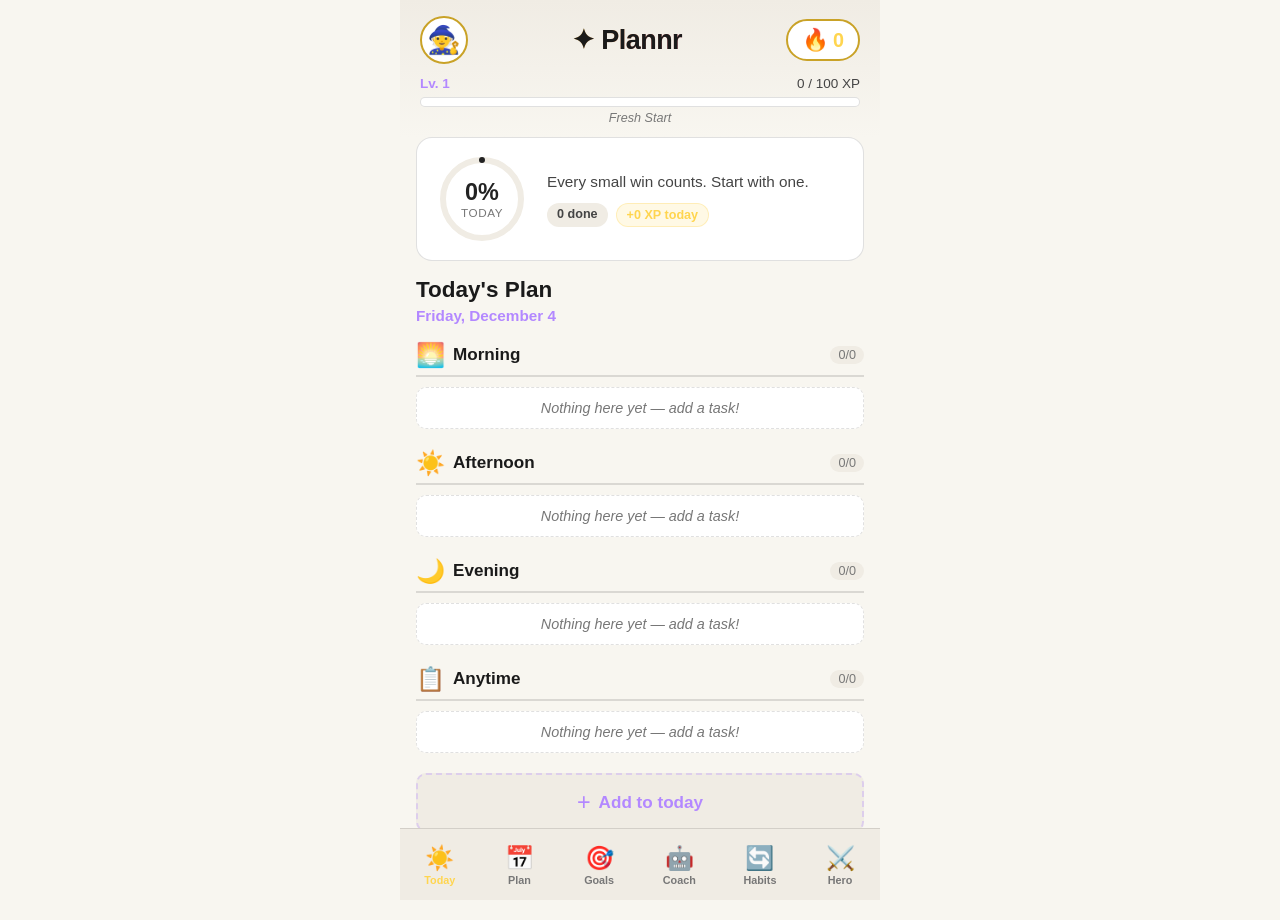
<file: index.html>
<!DOCTYPE html>
<html lang="en">
<head>
  <meta charset="UTF-8">
  <meta name="viewport" content="width=device-width, initial-scale=1.0, maximum-scale=1.0, user-scalable=no, viewport-fit=cover">
  <meta name="theme-color" content="#1a0f2e">
  <meta name="apple-mobile-web-app-capable" content="yes">
  <meta name="apple-mobile-web-app-status-bar-style" content="black-translucent">
  <meta name="description" content="Plannr — a dopamine-powered life planner for your Kindle">
  <title>Plannr</title>
  <link rel="manifest" href="manifest.json">
  <link rel="icon" href="icons/icon-192.png" type="image/png">
  <link rel="apple-touch-icon" href="icons/icon-192.png">
  <link rel="stylesheet" href="css/styles.css">
</head>
<body>
  <div id="app">
    <!-- Celebration overlay -->
    <div id="celebration" class="celebration hidden" aria-hidden="true">
      <div class="celebration-content">
        <div class="celebration-emoji" id="celebration-emoji">🎉</div>
        <div class="celebration-text" id="celebration-text">Nice work!</div>
        <div class="celebration-xp" id="celebration-xp">+10 XP</div>
      </div>
      <canvas id="confetti-canvas"></canvas>
    </div>

    <!-- Level up overlay -->
    <div id="levelup" class="levelup hidden" aria-hidden="true">
      <div class="levelup-card">
        <div class="levelup-badge">⬆️</div>
        <h2>Level Up!</h2>
        <p class="levelup-level" id="levelup-level">Level 5</p>
        <p class="levelup-title" id="levelup-title">Momentum Maker</p>
        <button class="btn btn-primary" id="levelup-dismiss">Let's go!</button>
      </div>
    </div>

    <!-- Unlock overlay -->
    <div id="unlock" class="levelup hidden" aria-hidden="true">
      <div class="levelup-card unlock-card">
        <div class="unlock-hero" id="unlock-hero">🧙</div>
        <h2 id="unlock-title">Unlocked!</h2>
        <p class="unlock-name" id="unlock-name">Quest Warrior</p>
        <p class="unlock-desc" id="unlock-desc"></p>
        <button class="btn btn-primary" id="unlock-dismiss">Equip & continue</button>
      </div>
    </div>

    <!-- Header -->
    <header class="header">
      <div class="header-top">
        <button class="hero-avatar-btn" id="hero-avatar-btn" aria-label="Your hero">
          <span class="hero-avatar" id="header-avatar">🧙</span>
        </button>
        <h1 class="logo">✦ Plannr</h1>
        <div class="streak-badge" id="streak-badge" title="Day streak">
          <span class="streak-flame">🔥</span>
          <span id="streak-count">0</span>
        </div>
      </div>
      <div class="xp-bar-container">
        <div class="xp-info">
          <span class="level-label" id="level-label">Lv. 1</span>
          <span class="xp-label" id="xp-label">0 / 100 XP</span>
        </div>
        <div class="xp-bar">
          <div class="xp-fill" id="xp-fill"></div>
        </div>
        <p class="level-title" id="level-title">Fresh Start</p>
      </div>
    </header>

    <!-- Daily progress ring -->
    <section class="daily-progress" id="daily-progress">
      <div class="progress-ring-wrap">
        <svg class="progress-ring" viewBox="0 0 120 120">
          <circle class="progress-ring-bg" cx="60" cy="60" r="52"/>
          <circle class="progress-ring-fill" id="progress-ring-fill" cx="60" cy="60" r="52"/>
        </svg>
        <div class="progress-ring-text">
          <span class="progress-percent" id="progress-percent">0%</span>
          <span class="progress-sub">today</span>
        </div>
      </div>
      <div class="daily-stats">
        <p class="motivation" id="motivation-text">Every small win counts. Start with one.</p>
        <div class="stat-pills">
          <span class="pill" id="stat-done">0 done</span>
          <span class="pill pill-gold" id="stat-xp-today">+0 XP today</span>
        </div>
      </div>
    </section>

    <!-- Main content views -->
    <main class="main-content">
      <!-- Today View -->
      <section class="view active" id="view-today" data-view="today">
        <h2 class="section-title">Today's Plan</h2>
        <p class="date-display" id="date-display"></p>

        <div class="time-blocks" id="time-blocks">
          <!-- Morning, Afternoon, Evening blocks rendered by JS -->
        </div>

        <button class="btn btn-add" id="add-task-today">
          <span class="btn-icon">+</span> Add to today
        </button>
      </section>

      <!-- Plan View -->
      <section class="view" id="view-plan" data-view="plan">
        <h2 class="section-title">Plan Ahead</h2>
        <p class="section-sub">Schedule tasks by day, week, month, quarter, or year.</p>

        <div class="filter-tabs horizon-tabs" id="horizon-tabs">
          <button class="tab active" data-horizon="daily">Day</button>
          <button class="tab" data-horizon="weekly">Week</button>
          <button class="tab" data-horizon="monthly">Month</button>
          <button class="tab" data-horizon="quarterly">Quarter</button>
          <button class="tab" data-horizon="yearly">Year</button>
        </div>

        <div class="period-nav">
          <button class="period-btn" id="period-prev" aria-label="Previous period">‹</button>
          <div class="period-label-wrap">
            <span class="period-label" id="period-label">This Week</span>
            <button class="period-jump hidden" id="period-jump">Jump to now</button>
          </div>
          <button class="period-btn" id="period-next" aria-label="Next period">›</button>
        </div>

        <ul class="task-list" id="plan-task-list"></ul>
        <button class="btn btn-add" id="add-task-plan">
          <span class="btn-icon">+</span> Add to this period
        </button>
      </section>

      <!-- Goals View -->
      <section class="view" id="view-goals" data-view="goals">
        <h2 class="section-title">Goals</h2>
        <p class="section-sub">Big targets with milestones. Link tasks to track progress.</p>

        <div class="filter-tabs" id="goal-horizon-tabs">
          <button class="tab active" data-goal-horizon="all">All</button>
          <button class="tab" data-goal-horizon="monthly">Monthly</button>
          <button class="tab" data-goal-horizon="quarterly">Quarterly</button>
          <button class="tab" data-goal-horizon="yearly">Yearly</button>
        </div>

        <ul class="goal-list" id="goal-list"></ul>
        <button class="btn btn-add" id="add-goal">
          <span class="btn-icon">+</span> New goal
        </button>
      </section>

      <!-- Tasks View (all tasks) -->
      <section class="view hidden" id="view-tasks" data-view="tasks">
        <h2 class="section-title">All Tasks</h2>
        <div class="filter-tabs" id="category-tabs">
          <button class="tab active" data-category="all">All</button>
          <button class="tab" data-category="life">Life</button>
          <button class="tab" data-category="work">Work</button>
          <button class="tab" data-category="health">Health</button>
          <button class="tab" data-category="home">Home</button>
        </div>
        <ul class="task-list" id="task-list-all"></ul>
        <button class="btn btn-add" id="add-task">
          <span class="btn-icon">+</span> New task
        </button>
      </section>

      <!-- Coach View -->
      <section class="view" id="view-coach" data-view="coach">
        <h2 class="section-title">AI Coach</h2>
        <p class="section-sub">Get planning tips and step-by-step advice for your tasks.</p>

        <div class="coach-settings" id="coach-settings">
          <h3 class="subsection-title">Setup</h3>
          <p class="coach-security-note">Your API key stays on this device only — never in the app code or GitHub.</p>
          <label class="field-label" for="coach-api-key">OpenAI API key</label>
          <input type="password" id="coach-api-key" class="field-input" placeholder="sk-..." autocomplete="off">
          <label class="field-label" for="coach-api-url">Coach proxy URL (optional)</label>
          <input type="url" id="coach-api-url" class="field-input" placeholder="https://yoursite.netlify.app/.netlify/functions/coach">
          <p class="coach-hint">On Netlify, leave key blank and set OPENAI_API_KEY in site settings. On GitHub Pages, use a Netlify proxy URL or enter your key above.</p>
          <button type="button" class="btn btn-primary btn-sm" id="coach-save-settings">Save settings</button>
        </div>

        <div class="coach-actions">
          <button type="button" class="btn btn-primary" id="coach-analyze-plan">
            ✨ Analyze my plan
          </button>

          <label class="field-label" for="coach-task-select">Advice for a specific task</label>
          <select id="coach-task-select" class="field-input">
            <option value="">Choose a task...</option>
          </select>
          <button type="button" class="btn btn-ghost" id="coach-advise-task">
            💡 How do I do this?
          </button>
        </div>

        <div class="coach-response hidden" id="coach-response">
          <h3 class="subsection-title" id="coach-response-title">Coach says</h3>
          <div class="coach-loading hidden" id="coach-loading">
            <span class="coach-spinner"></span> Thinking...
          </div>
          <div class="coach-text" id="coach-text"></div>
        </div>
      </section>

      <!-- Habits View -->
      <section class="view" id="view-habits" data-view="habits">
        <h2 class="section-title">Daily Habits</h2>
        <p class="section-sub">Build streaks. Earn bonus XP.</p>
        <ul class="habit-list" id="habit-list"></ul>
        <button class="btn btn-add" id="add-habit">
          <span class="btn-icon">+</span> New habit
        </button>
      </section>

      <!-- Hero / RPG View -->
      <section class="view" id="view-hero" data-view="hero">
        <div class="hero-card" id="hero-card">
          <div class="hero-portrait-wrap">
            <div class="hero-aura" id="hero-aura"></div>
            <div class="hero-portrait" id="hero-portrait">🧙</div>
          </div>
          <div class="hero-info">
            <input type="text" class="hero-name-input" id="hero-name-input" maxlength="24" placeholder="Hero name">
            <p class="hero-class" id="hero-class">Novice · Lv. 1</p>
            <p class="hero-wallet">💰 <span id="wallet-xp">0</span> XP to spend</p>
            <p class="hero-tagline">Earn XP by doing real tasks. Spend it on skins & loot — no pay-to-win.</p>
          </div>
        </div>

        <div class="filter-tabs" id="hero-tabs">
          <button class="tab active" data-hero-tab="skins">Skins</button>
          <button class="tab" data-hero-tab="loot">Loot Shop</button>
          <button class="tab" data-hero-tab="trophies">Trophies</button>
        </div>

        <div class="hero-panel active" id="hero-panel-skins">
          <p class="section-sub">Unlock outfits by grinding mundane tasks. Some need level or streak milestones too.</p>
          <div class="skins-grid" id="skins-grid"></div>
        </div>

        <div class="hero-panel" id="hero-panel-loot">
          <p class="section-sub">Create real-life treats. Redeem them only after you've earned the XP.</p>
          <ul class="loot-list" id="loot-list"></ul>
          <button class="btn btn-add" id="add-loot">
            <span class="btn-icon">+</span> Add custom reward
          </button>
          <h3 class="subsection-title">Redeemed loot</h3>
          <ul class="loot-history" id="loot-history"></ul>
        </div>

        <div class="hero-panel" id="hero-panel-trophies">
          <div class="rewards-summary">
            <div class="reward-stat">
              <span class="reward-stat-value" id="total-xp">0</span>
              <span class="reward-stat-label">Lifetime XP</span>
            </div>
            <div class="reward-stat">
              <span class="reward-stat-value" id="best-streak">0</span>
              <span class="reward-stat-label">Best Streak</span>
            </div>
            <div class="reward-stat">
              <span class="reward-stat-value" id="tasks-completed-total">0</span>
              <span class="reward-stat-label">Quests Done</span>
            </div>
          </div>
          <h3 class="subsection-title">Achievements</h3>
          <div class="achievements-grid" id="achievements-grid"></div>
        </div>
      </section>

      <!-- Legacy rewards redirect hidden -->
      <section class="view hidden" id="view-rewards" data-view="rewards"></section>
    </main>

    <!-- Bottom navigation -->
    <nav class="bottom-nav" role="navigation">
      <button class="nav-btn active" data-nav="today" aria-label="Today">
        <span class="nav-icon">☀️</span>
        <span class="nav-label">Today</span>
      </button>
      <button class="nav-btn" data-nav="plan" aria-label="Plan">
        <span class="nav-icon">📅</span>
        <span class="nav-label">Plan</span>
      </button>
      <button class="nav-btn" data-nav="goals" aria-label="Goals">
        <span class="nav-icon">🎯</span>
        <span class="nav-label">Goals</span>
      </button>
      <button class="nav-btn" data-nav="coach" aria-label="Coach">
        <span class="nav-icon">🤖</span>
        <span class="nav-label">Coach</span>
      </button>
      <button class="nav-btn" data-nav="habits" aria-label="Habits">
        <span class="nav-icon">🔄</span>
        <span class="nav-label">Habits</span>
      </button>
      <button class="nav-btn" data-nav="hero" aria-label="Hero">
        <span class="nav-icon">⚔️</span>
        <span class="nav-label">Hero</span>
      </button>
    </nav>

    <!-- Modal for add/edit -->
    <div id="modal" class="modal hidden" role="dialog" aria-modal="true">
      <div class="modal-backdrop" id="modal-backdrop"></div>
      <div class="modal-card">
        <h3 class="modal-title" id="modal-title">New Task</h3>
        <form id="modal-form">
          <input type="hidden" id="modal-id">
          <input type="hidden" id="modal-type" value="task">

          <label class="field-label" for="modal-text">What needs doing?</label>
          <input type="text" id="modal-text" class="field-input" placeholder="e.g. Take out recycling" required autocomplete="off">

          <label class="field-label" for="modal-horizon">Planning horizon</label>
          <select id="modal-horizon" class="field-input">
            <option value="daily">Daily</option>
            <option value="weekly">Weekly</option>
            <option value="monthly">Monthly</option>
            <option value="quarterly">Quarterly</option>
            <option value="yearly">Yearly</option>
          </select>

          <label class="field-label" for="modal-target-date" id="modal-target-label">Date</label>
          <input type="date" id="modal-target-date" class="field-input">

          <label class="field-label" for="modal-goal-link">Link to goal (optional)</label>
          <select id="modal-goal-link" class="field-input">
            <option value="">None</option>
          </select>

          <label class="field-label" for="modal-notes" id="modal-notes-label">Notes (optional)</label>
          <textarea id="modal-notes" class="field-input field-textarea" rows="2" placeholder="Why this matters to you..."></textarea>

          <label class="field-label" for="modal-milestones" id="modal-milestones-label">Milestones (one per line)</label>
          <textarea id="modal-milestones" class="field-input field-textarea" rows="3" placeholder="Step 1&#10;Step 2&#10;Step 3"></textarea>

          <label class="field-label" for="modal-loot-icon" id="modal-loot-icon-label">Icon (emoji)</label>
          <input type="text" id="modal-loot-icon" class="field-input" maxlength="4" placeholder="🎁">

          <label class="field-label" for="modal-loot-cost" id="modal-loot-cost-label">XP cost</label>
          <input type="number" id="modal-loot-cost" class="field-input" min="5" step="5" value="50">

          <label class="field-label" for="modal-category">Category</label>
          <select id="modal-category" class="field-input">
            <option value="life">Life</option>
            <option value="work">Work</option>
            <option value="health">Health</option>
            <option value="home">Home</option>
          </select>

          <label class="field-label" for="modal-priority">Priority (more XP for harder)</label>
          <select id="modal-priority" class="field-input">
            <option value="low">Low — quick win (+5 XP)</option>
            <option value="medium" selected>Medium (+10 XP)</option>
            <option value="high">High — boss battle (+20 XP)</option>
          </select>

          <label class="field-label" for="modal-timeblock">Time of day</label>
          <select id="modal-timeblock" class="field-input">
            <option value="morning">🌅 Morning</option>
            <option value="afternoon">☀️ Afternoon</option>
            <option value="evening">🌙 Evening</option>
            <option value="anytime">Anytime</option>
          </select>

          <div class="modal-actions">
            <button type="button" class="btn btn-ghost" id="modal-cancel">Cancel</button>
            <button type="submit" class="btn btn-primary" id="modal-save">Save</button>
          </div>
          <button type="button" class="btn btn-danger hidden" id="modal-delete">Delete</button>
        </form>
      </div>
    </div>
  </div>

  <script src="js/planning.js"></script>
  <script src="js/rpg.js"></script>
  <script src="js/gamification.js"></script>
  <script src="js/store.js"></script>
  <script src="js/ai-coach.js"></script>
  <script src="js/app.js"></script>
  <script>
    if ('serviceWorker' in navigator) {
      navigator.serviceWorker.register('sw.js').catch(function() {});
    }
  </script>
</body>
</html>
</file>
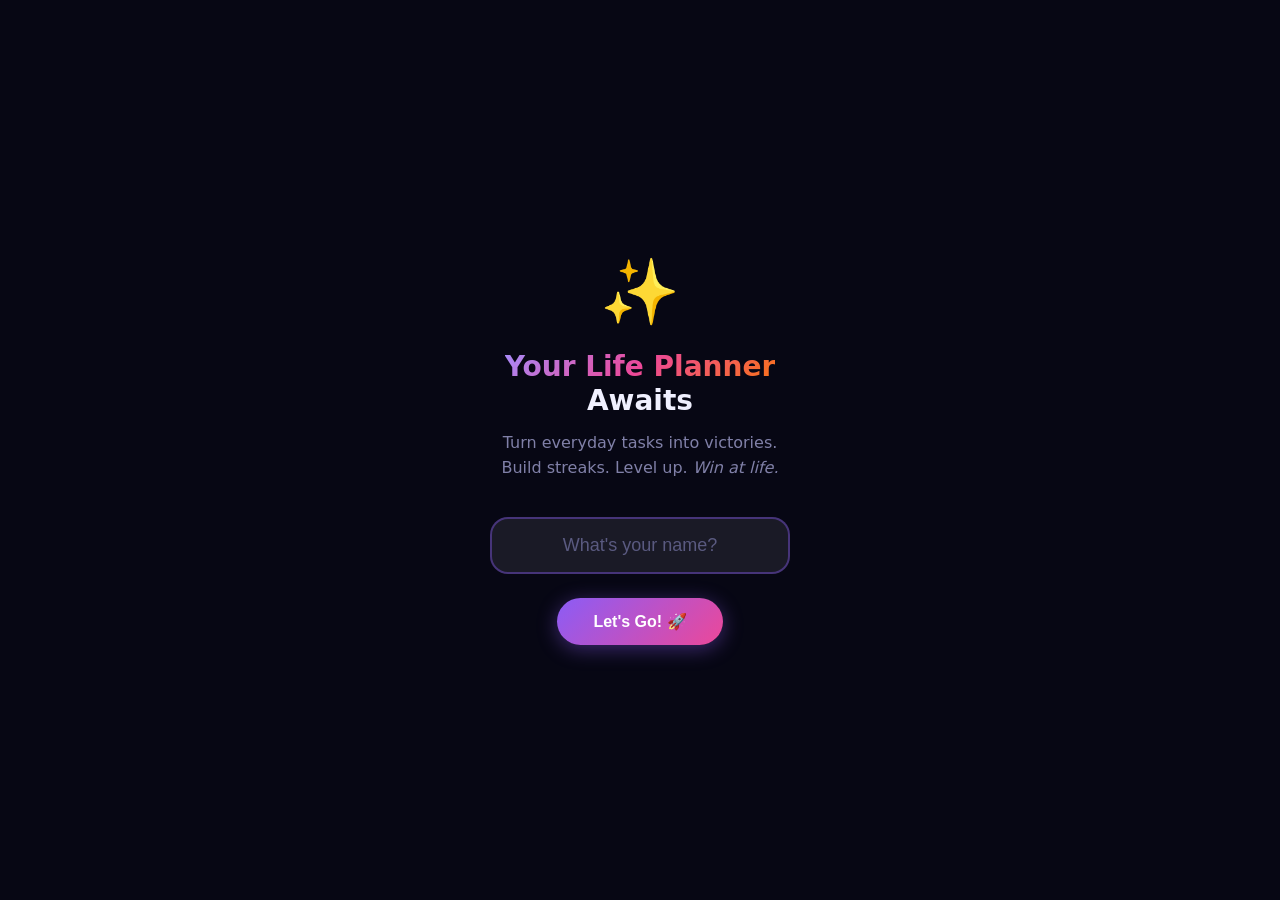
<file: life-planner/index.html>
<!DOCTYPE html>
<html lang="en">
<head>
  <meta charset="UTF-8">
  <meta name="viewport" content="width=device-width, initial-scale=1.0, user-scalable=no, maximum-scale=1.0">
  <meta name="apple-mobile-web-app-capable" content="yes">
  <meta name="mobile-web-app-capable" content="yes">
  <meta name="theme-color" content="#070714">
  <title>✨ Life Planner</title>
  <style>
    :root {
      --bg: #070714;
      --surface: #12122a;
      --card: rgba(255,255,255,0.055);
      --card-hover: rgba(255,255,255,0.09);
      --border: rgba(255,255,255,0.1);
      --border-bright: rgba(255,255,255,0.2);
      --purple: #8b5cf6;
      --purple-light: #a78bfa;
      --pink: #ec4899;
      --orange: #f97316;
      --green: #10b981;
      --blue: #3b82f6;
      --gold: #f59e0b;
      --red: #ef4444;
      --text: #f0f0ff;
      --text-muted: #8080a8;
      --text-dim: #5a5a80;
      --nav-h: 68px;
      --radius: 18px;
      --radius-sm: 12px;
    }

    * { box-sizing: border-box; margin: 0; padding: 0; -webkit-tap-highlight-color: transparent; }
    html, body { height: 100%; overflow: hidden; background: var(--bg); color: var(--text); font-family: -apple-system, BlinkMacSystemFont, 'Segoe UI', system-ui, sans-serif; }

    /* ─── Scrollable container ─── */
    #app { height: 100vh; display: flex; flex-direction: column; overflow: hidden; position: relative; }
    #pages { flex: 1; overflow-y: auto; overflow-x: hidden; -webkit-overflow-scrolling: touch; scroll-behavior: smooth; }
    #pages::-webkit-scrollbar { display: none; }
    .page { display: none; padding: 0 0 calc(var(--nav-h) + 16px); min-height: 100%; }
    .page.active { display: block; }

    /* ─── Bottom Nav ─── */
    #nav {
      position: fixed; bottom: 0; left: 0; right: 0; height: var(--nav-h);
      background: rgba(12,12,28,0.95); backdrop-filter: blur(20px);
      border-top: 1px solid var(--border); display: flex; align-items: stretch; z-index: 100;
    }
    .nav-btn {
      flex: 1; display: flex; flex-direction: column; align-items: center; justify-content: center;
      gap: 4px; border: none; background: transparent; cursor: pointer; color: var(--text-dim);
      font-size: 10px; font-weight: 600; letter-spacing: 0.04em; text-transform: uppercase;
      transition: color 0.2s; padding: 8px 0; touch-action: manipulation;
    }
    .nav-btn svg { width: 24px; height: 24px; stroke: currentColor; fill: none; stroke-width: 1.8; transition: transform 0.2s; }
    .nav-btn.active { color: var(--purple-light); }
    .nav-btn.active svg { transform: scale(1.15); }
    .nav-btn:active { opacity: 0.7; }

    /* ─── Typography ─── */
    .gradient-text {
      background: linear-gradient(135deg, var(--purple-light) 0%, var(--pink) 50%, var(--orange) 100%);
      -webkit-background-clip: text; -webkit-text-fill-color: transparent; background-clip: text;
    }
    .section-title { font-size: 12px; font-weight: 700; letter-spacing: 0.12em; text-transform: uppercase; color: var(--text-muted); margin: 24px 16px 12px; }
    .page-header { padding: 20px 16px 0; display: flex; align-items: center; justify-content: space-between; }
    .page-title { font-size: 26px; font-weight: 800; letter-spacing: -0.02em; }

    /* ─── Cards ─── */
    .card {
      background: var(--card); border: 1px solid var(--border); border-radius: var(--radius);
      padding: 16px; margin: 0 16px 12px; overflow: hidden; position: relative;
    }
    .card-glow-purple { box-shadow: 0 0 30px rgba(139,92,246,0.15); }
    .card-glow-gold { box-shadow: 0 0 30px rgba(245,158,11,0.15); }

    /* ─── Buttons ─── */
    .btn {
      display: inline-flex; align-items: center; gap: 8px; padding: 10px 18px;
      border-radius: 50px; border: none; cursor: pointer; font-weight: 700; font-size: 14px;
      transition: transform 0.15s, box-shadow 0.15s; touch-action: manipulation;
    }
    .btn:active { transform: scale(0.94); }
    .btn-primary { background: linear-gradient(135deg, var(--purple) 0%, var(--pink) 100%); color: white; box-shadow: 0 4px 20px rgba(139,92,246,0.4); }
    .btn-ghost { background: var(--card); border: 1px solid var(--border); color: var(--text); }
    .btn-sm { padding: 7px 14px; font-size: 13px; }
    .add-fab {
      width: 46px; height: 46px; border-radius: 50%; background: linear-gradient(135deg, var(--purple), var(--pink));
      border: none; color: white; font-size: 24px; cursor: pointer; display: flex; align-items: center; justify-content: center;
      box-shadow: 0 4px 20px rgba(139,92,246,0.5); touch-action: manipulation; flex-shrink: 0;
    }
    .add-fab:active { transform: scale(0.9); }

    /* ─── XP Bar ─── */
    .xp-bar-track { background: rgba(255,255,255,0.08); border-radius: 99px; height: 8px; overflow: hidden; }
    .xp-bar-fill {
      height: 100%; border-radius: 99px; transition: width 0.6s cubic-bezier(0.34,1.56,0.64,1);
      background: linear-gradient(90deg, var(--purple), var(--pink), var(--orange));
    }

    /* ─── Home Page ─── */
    .greeting-card {
      margin: 20px 16px 12px; padding: 20px;
      background: linear-gradient(135deg, rgba(139,92,246,0.25) 0%, rgba(236,72,153,0.15) 100%);
      border: 1px solid rgba(139,92,246,0.35); border-radius: var(--radius);
    }
    .greeting-name { font-size: 22px; font-weight: 800; letter-spacing: -0.01em; }
    .greeting-sub { font-size: 14px; color: var(--text-muted); margin-top: 4px; }
    .level-row { display: flex; align-items: center; justify-content: space-between; margin-top: 14px; margin-bottom: 6px; }
    .level-badge {
      display: inline-flex; align-items: center; gap: 6px; padding: 5px 12px;
      background: rgba(139,92,246,0.25); border: 1px solid rgba(139,92,246,0.5);
      border-radius: 50px; font-size: 13px; font-weight: 700;
    }
    .xp-label { font-size: 12px; color: var(--text-muted); }
    .stats-row { display: flex; gap: 10px; margin: 0 16px 12px; }
    .stat-card {
      flex: 1; background: var(--card); border: 1px solid var(--border); border-radius: var(--radius-sm);
      padding: 14px 10px; text-align: center;
    }
    .stat-number { font-size: 26px; font-weight: 900; line-height: 1; }
    .stat-label { font-size: 11px; color: var(--text-muted); margin-top: 4px; font-weight: 600; }
    .stat-fire { color: var(--orange); }
    .stat-done { color: var(--green); }
    .stat-goal { color: var(--blue); }

    /* ─── Quote card ─── */
    .quote-card {
      margin: 0 16px 12px; padding: 16px 20px;
      background: linear-gradient(135deg, rgba(16,185,129,0.12) 0%, rgba(59,130,246,0.12) 100%);
      border: 1px solid rgba(16,185,129,0.25); border-radius: var(--radius);
    }
    .quote-text { font-size: 14px; font-style: italic; line-height: 1.5; color: var(--text); }
    .quote-author { font-size: 12px; color: var(--text-muted); margin-top: 6px; }

    /* ─── Task Items ─── */
    .task-item {
      display: flex; align-items: flex-start; gap: 12px; padding: 14px 16px;
      border-bottom: 1px solid var(--border); position: relative; touch-action: pan-y;
    }
    .task-item:last-child { border-bottom: none; }
    .task-check {
      width: 24px; height: 24px; border-radius: 50%; border: 2px solid var(--border-bright);
      flex-shrink: 0; display: flex; align-items: center; justify-content: center;
      cursor: pointer; transition: all 0.25s; margin-top: 1px; touch-action: manipulation;
    }
    .task-check.done { background: linear-gradient(135deg, var(--green), #34d399); border-color: var(--green); }
    .task-check.done::after { content: '✓'; color: white; font-size: 13px; font-weight: 900; }
    .task-body { flex: 1; min-width: 0; }
    .task-title-text { font-size: 15px; font-weight: 600; line-height: 1.3; word-break: break-word; }
    .task-title-text.done { text-decoration: line-through; color: var(--text-muted); }
    .task-meta { display: flex; align-items: center; gap: 8px; margin-top: 5px; flex-wrap: wrap; }
    .priority-tag {
      font-size: 11px; font-weight: 700; padding: 2px 8px; border-radius: 50px; letter-spacing: 0.04em;
    }
    .p-urgent { background: rgba(239,68,68,0.2); color: #fca5a5; }
    .p-high { background: rgba(249,115,22,0.2); color: #fdba74; }
    .p-medium { background: rgba(245,158,11,0.2); color: #fcd34d; }
    .p-low { background: rgba(16,185,129,0.2); color: #6ee7b7; }
    .cat-tag { font-size: 11px; color: var(--text-dim); font-weight: 600; }
    .due-tag { font-size: 11px; color: var(--text-dim); }
    .due-tag.overdue { color: #fca5a5; }
    .task-xp-chip {
      font-size: 11px; font-weight: 700; color: var(--gold); margin-left: auto; flex-shrink: 0;
    }
    .task-delete-btn {
      width: 32px; height: 32px; border-radius: 50%; background: rgba(239,68,68,0.15);
      border: none; color: #fca5a5; cursor: pointer; display: flex; align-items: center; justify-content: center;
      font-size: 16px; flex-shrink: 0; touch-action: manipulation; margin-top: 0; align-self: center;
    }
    .task-delete-btn:active { transform: scale(0.85); }

    /* ─── Category Filter ─── */
    .filter-row { display: flex; gap: 8px; padding: 12px 16px; overflow-x: auto; scrollbar-width: none; }
    .filter-row::-webkit-scrollbar { display: none; }
    .filter-chip {
      flex-shrink: 0; padding: 7px 14px; border-radius: 50px; border: 1px solid var(--border);
      background: transparent; color: var(--text-muted); font-size: 13px; font-weight: 600;
      cursor: pointer; white-space: nowrap; touch-action: manipulation;
    }
    .filter-chip.active { background: var(--purple); border-color: var(--purple); color: white; }
    .filter-chip:active { opacity: 0.75; }

    /* ─── Priority Section Headers ─── */
    .priority-section-header {
      padding: 10px 16px 4px; display: flex; align-items: center; gap: 8px;
      font-size: 12px; font-weight: 700; letter-spacing: 0.08em; text-transform: uppercase; color: var(--text-muted);
    }
    .prio-dot { width: 8px; height: 8px; border-radius: 50%; flex-shrink: 0; }

    /* ─── Empty State ─── */
    .empty-state {
      text-align: center; padding: 48px 32px; color: var(--text-muted);
    }
    .empty-icon { font-size: 48px; margin-bottom: 12px; }
    .empty-title { font-size: 17px; font-weight: 700; color: var(--text); margin-bottom: 8px; }
    .empty-sub { font-size: 14px; line-height: 1.5; }

    /* ─── Habits ─── */
    .habit-card {
      margin: 0 16px 12px; border: 1px solid var(--border); border-radius: var(--radius);
      overflow: hidden; background: var(--card);
    }
    .habit-header { display: flex; align-items: center; gap: 12px; padding: 14px 16px 10px; }
    .habit-emoji-wrap {
      width: 42px; height: 42px; border-radius: 12px; display: flex; align-items: center;
      justify-content: center; font-size: 22px; flex-shrink: 0;
    }
    .habit-info { flex: 1; min-width: 0; }
    .habit-name { font-size: 16px; font-weight: 700; }
    .habit-streak { font-size: 12px; color: var(--text-muted); margin-top: 2px; }
    .habit-streak span { color: var(--orange); font-weight: 700; }
    .habit-complete-btn {
      width: 40px; height: 40px; border-radius: 50%; border: 2px solid var(--border-bright);
      background: transparent; color: var(--text); font-size: 20px; cursor: pointer;
      display: flex; align-items: center; justify-content: center; flex-shrink: 0;
      transition: all 0.25s; touch-action: manipulation;
    }
    .habit-complete-btn.done { background: linear-gradient(135deg, var(--green), #34d399); border-color: transparent; }
    .habit-complete-btn:active { transform: scale(0.88); }
    .habit-dots { display: flex; gap: 5px; padding: 0 16px 14px; }
    .habit-dot {
      flex: 1; height: 6px; border-radius: 3px; background: rgba(255,255,255,0.08);
    }
    .habit-dot.done-day { background: var(--green); }
    .habit-dot.today { background: var(--gold); }
    .habit-progress-row { padding: 0 16px 14px; display: flex; align-items: center; gap: 10px; }
    .habit-pct { font-size: 12px; font-weight: 700; color: var(--text-muted); white-space: nowrap; }
    .habit-delete-btn {
      margin-left: auto; width: 32px; height: 32px; border-radius: 50%; background: rgba(239,68,68,0.15);
      border: none; color: #fca5a5; cursor: pointer; display: flex; align-items: center; justify-content: center;
      font-size: 16px; flex-shrink: 0; touch-action: manipulation;
    }
    .habit-delete-btn:active { transform: scale(0.85); }

    /* ─── Goals ─── */
    .goal-card { margin: 0 16px 12px; border: 1px solid var(--border); border-radius: var(--radius); overflow: hidden; background: var(--card); }
    .goal-header { padding: 16px 16px 12px; display: flex; align-items: flex-start; gap: 12px; }
    .goal-emoji { font-size: 28px; flex-shrink: 0; margin-top: 2px; }
    .goal-info { flex: 1; min-width: 0; }
    .goal-title-text { font-size: 17px; font-weight: 700; line-height: 1.2; }
    .goal-desc { font-size: 13px; color: var(--text-muted); margin-top: 4px; }
    .goal-delete-btn {
      width: 32px; height: 32px; border-radius: 50%; background: rgba(239,68,68,0.15);
      border: none; color: #fca5a5; cursor: pointer; display: flex; align-items: center; justify-content: center;
      font-size: 16px; flex-shrink: 0; touch-action: manipulation;
    }
    .goal-delete-btn:active { transform: scale(0.85); }
    .goal-progress-section { padding: 0 16px 16px; }
    .goal-progress-label { display: flex; justify-content: space-between; align-items: center; margin-bottom: 8px; }
    .goal-progress-current { font-size: 20px; font-weight: 900; }
    .goal-progress-target { font-size: 14px; color: var(--text-muted); }
    .goal-bar-track { background: rgba(255,255,255,0.08); border-radius: 99px; height: 10px; overflow: hidden; margin-bottom: 10px; }
    .goal-bar-fill { height: 100%; border-radius: 99px; transition: width 0.5s ease; }
    .goal-controls { display: flex; gap: 8px; align-items: center; }
    .goal-adjust-btn {
      width: 36px; height: 36px; border-radius: 10px; border: 1px solid var(--border-bright);
      background: transparent; color: var(--text); font-size: 18px; font-weight: 700;
      cursor: pointer; display: flex; align-items: center; justify-content: center; touch-action: manipulation;
    }
    .goal-adjust-btn:active { transform: scale(0.88); background: var(--card-hover); }
    .goal-progress-input {
      flex: 1; background: rgba(255,255,255,0.07); border: 1px solid var(--border-bright);
      border-radius: 10px; padding: 8px 12px; font-size: 15px; color: var(--text); text-align: center;
      font-weight: 700; outline: none;
    }
    .goal-deadline { font-size: 12px; color: var(--text-muted); margin-top: 8px; }
    .goal-complete-badge {
      display: inline-flex; align-items: center; gap: 6px; padding: 6px 14px;
      background: linear-gradient(135deg, rgba(16,185,129,0.2), rgba(52,211,153,0.2));
      border: 1px solid rgba(16,185,129,0.4); border-radius: 50px;
      font-size: 13px; font-weight: 700; color: #6ee7b7;
    }

    /* ─── Achievements ─── */
    .ach-grid { display: grid; grid-template-columns: 1fr 1fr; gap: 10px; margin: 0 16px 12px; }
    .ach-card {
      background: var(--card); border: 1px solid var(--border); border-radius: var(--radius-sm);
      padding: 14px 12px; text-align: center; transition: border-color 0.3s;
    }
    .ach-card.unlocked { border-color: rgba(245,158,11,0.5); background: rgba(245,158,11,0.07); }
    .ach-emoji { font-size: 30px; margin-bottom: 8px; }
    .ach-emoji.locked { filter: grayscale(1) opacity(0.4); }
    .ach-title { font-size: 13px; font-weight: 700; color: var(--text); line-height: 1.2; }
    .ach-desc { font-size: 11px; color: var(--text-muted); margin-top: 4px; line-height: 1.4; }
    .ach-badge { display: inline-block; margin-top: 6px; font-size: 10px; font-weight: 700; padding: 2px 8px; border-radius: 50px; }
    .ach-badge.unlocked-badge { background: rgba(245,158,11,0.2); color: #fcd34d; }
    .ach-badge.locked-badge { background: rgba(255,255,255,0.07); color: var(--text-dim); }

    /* ─── Profile / Stats ─── */
    .profile-hero {
      margin: 20px 16px 12px; padding: 24px 20px;
      background: linear-gradient(135deg, rgba(139,92,246,0.2) 0%, rgba(236,72,153,0.15) 100%);
      border: 1px solid rgba(139,92,246,0.3); border-radius: var(--radius); text-align: center;
    }
    .profile-avatar { font-size: 52px; margin-bottom: 10px; }
    .profile-name { font-size: 22px; font-weight: 800; }
    .profile-level-title { font-size: 14px; color: var(--purple-light); font-weight: 700; margin-top: 4px; }
    .profile-xp-label { font-size: 13px; color: var(--text-muted); margin-top: 8px; margin-bottom: 8px; }
    .profile-stats-grid { display: grid; grid-template-columns: 1fr 1fr; gap: 10px; margin: 0 16px 12px; }
    .pstat { background: var(--card); border: 1px solid var(--border); border-radius: var(--radius-sm); padding: 16px; text-align: center; }
    .pstat-num { font-size: 28px; font-weight: 900; }
    .pstat-lbl { font-size: 11px; color: var(--text-muted); margin-top: 4px; font-weight: 600; text-transform: uppercase; letter-spacing: 0.06em; }

    /* ─── Modal / Sheet ─── */
    .modal-overlay {
      position: fixed; inset: 0; background: rgba(0,0,0,0.7); backdrop-filter: blur(8px);
      z-index: 200; display: flex; align-items: flex-end; opacity: 0;
      transition: opacity 0.25s; pointer-events: none;
    }
    .modal-overlay.open { opacity: 1; pointer-events: all; }
    .modal-sheet {
      width: 100%; background: #1a1a32; border-radius: 24px 24px 0 0; padding: 12px 20px 32px;
      transform: translateY(100%); transition: transform 0.35s cubic-bezier(0.34,1.2,0.64,1);
      max-height: 90vh; overflow-y: auto;
    }
    .modal-overlay.open .modal-sheet { transform: translateY(0); }
    .modal-handle { width: 40px; height: 4px; background: rgba(255,255,255,0.2); border-radius: 2px; margin: 0 auto 16px; }
    .modal-title { font-size: 20px; font-weight: 800; margin-bottom: 20px; }
    .form-group { margin-bottom: 16px; }
    .form-label { font-size: 13px; font-weight: 700; color: var(--text-muted); margin-bottom: 8px; display: block; text-transform: uppercase; letter-spacing: 0.06em; }
    .form-input {
      width: 100%; background: rgba(255,255,255,0.07); border: 1px solid var(--border-bright);
      border-radius: var(--radius-sm); padding: 12px 14px; font-size: 15px; color: var(--text);
      outline: none; transition: border-color 0.2s;
    }
    .form-input:focus { border-color: var(--purple); }
    .form-input::placeholder { color: var(--text-dim); }
    .form-select {
      width: 100%; background: rgba(255,255,255,0.07); border: 1px solid var(--border-bright);
      border-radius: var(--radius-sm); padding: 12px 14px; font-size: 15px; color: var(--text);
      outline: none; -webkit-appearance: none; appearance: none;
    }
    .form-select option { background: #1a1a32; color: var(--text); }
    .radio-group { display: flex; gap: 8px; flex-wrap: wrap; }
    .radio-chip {
      padding: 8px 14px; border-radius: 50px; border: 1px solid var(--border-bright);
      background: transparent; color: var(--text-muted); font-size: 13px; font-weight: 600;
      cursor: pointer; touch-action: manipulation;
    }
    .radio-chip.selected { border-color: var(--purple); background: rgba(139,92,246,0.2); color: var(--purple-light); }
    .radio-chip:active { opacity: 0.75; }
    .emoji-grid { display: grid; grid-template-columns: repeat(8, 1fr); gap: 6px; }
    .emoji-opt {
      font-size: 22px; padding: 6px; text-align: center; border-radius: 10px;
      cursor: pointer; border: 2px solid transparent; touch-action: manipulation;
    }
    .emoji-opt.selected { border-color: var(--purple); background: rgba(139,92,246,0.2); }
    .emoji-opt:active { transform: scale(0.88); }
    .color-grid { display: flex; gap: 10px; flex-wrap: wrap; }
    .color-opt {
      width: 36px; height: 36px; border-radius: 50%; cursor: pointer; border: 3px solid transparent;
      touch-action: manipulation;
    }
    .color-opt.selected { border-color: white; }
    .modal-actions { display: flex; gap: 10px; margin-top: 20px; }
    .modal-actions .btn { flex: 1; justify-content: center; }

    /* ─── XP Float ─── */
    .xp-float {
      position: fixed; pointer-events: none; z-index: 500;
      font-size: 16px; font-weight: 900; color: var(--gold);
      text-shadow: 0 0 10px rgba(245,158,11,0.8);
      animation: xpFloat 1.4s ease-out forwards;
    }
    @keyframes xpFloat {
      0% { opacity: 1; transform: translateY(0) scale(1); }
      20% { opacity: 1; transform: translateY(-10px) scale(1.2); }
      100% { opacity: 0; transform: translateY(-60px) scale(0.8); }
    }

    /* ─── Level Up Banner ─── */
    .levelup-banner {
      position: fixed; top: 50%; left: 50%; transform: translate(-50%, -50%) scale(0.8);
      z-index: 600; background: linear-gradient(135deg, #1a1040, #1a0830);
      border: 2px solid var(--purple); border-radius: 24px; padding: 28px 36px;
      text-align: center; min-width: 260px; opacity: 0;
      box-shadow: 0 0 60px rgba(139,92,246,0.6);
      animation: levelUpPop 3.5s ease-out forwards;
    }
    @keyframes levelUpPop {
      0% { opacity: 0; transform: translate(-50%,-50%) scale(0.6); }
      15% { opacity: 1; transform: translate(-50%,-50%) scale(1.05); }
      25% { transform: translate(-50%,-50%) scale(1); }
      70% { opacity: 1; transform: translate(-50%,-50%) scale(1); }
      100% { opacity: 0; transform: translate(-50%,-50%) scale(0.8) translateY(-20px); }
    }
    .levelup-label { font-size: 12px; font-weight: 700; color: var(--purple-light); letter-spacing: 0.15em; text-transform: uppercase; margin-bottom: 8px; }
    .levelup-number { font-size: 64px; font-weight: 900; line-height: 1; }
    .levelup-title-text { font-size: 18px; font-weight: 700; color: var(--text-muted); margin-top: 6px; }

    /* ─── Achievement Toast ─── */
    .ach-toast {
      position: fixed; bottom: calc(var(--nav-h) + 16px); left: 16px; right: 16px;
      background: linear-gradient(135deg, rgba(245,158,11,0.2), rgba(251,191,36,0.1));
      border: 1px solid rgba(245,158,11,0.5); border-radius: var(--radius-sm);
      padding: 14px 16px; display: flex; align-items: center; gap: 12px; z-index: 400;
      box-shadow: 0 4px 24px rgba(245,158,11,0.3);
      animation: toastIn 0.4s cubic-bezier(0.34,1.3,0.64,1) forwards;
    }
    @keyframes toastIn {
      from { transform: translateY(20px); opacity: 0; }
      to { transform: translateY(0); opacity: 1; }
    }
    .ach-toast-emoji { font-size: 28px; }
    .ach-toast-title { font-size: 13px; font-weight: 700; color: var(--gold); margin-bottom: 2px; text-transform: uppercase; letter-spacing: 0.06em; }
    .ach-toast-name { font-size: 15px; font-weight: 800; color: var(--text); }

    /* ─── Streak Fire ─── */
    .streak-fire { display: inline-block; animation: firePulse 1.5s ease-in-out infinite; }
    @keyframes firePulse { 0%,100% { transform: scale(1); } 50% { transform: scale(1.15); } }

    /* ─── Canvas for confetti ─── */
    #confetti-canvas { position: fixed; top: 0; left: 0; width: 100%; height: 100%; pointer-events: none; z-index: 300; }

    /* ─── Task completion animation ─── */
    @keyframes checkPop { 0% { transform: scale(1); } 50% { transform: scale(1.4); } 100% { transform: scale(1); } }
    .check-pop { animation: checkPop 0.35s cubic-bezier(0.34,1.8,0.64,1); }

    /* ─── Onboarding ─── */
    #onboarding {
      position: fixed; inset: 0; z-index: 1000; background: var(--bg);
      display: flex; flex-direction: column; align-items: center; justify-content: center;
      padding: 32px; text-align: center;
    }
    .onboard-emoji { font-size: 64px; margin-bottom: 20px; animation: onboardFloat 3s ease-in-out infinite; }
    @keyframes onboardFloat { 0%,100% { transform: translateY(0); } 50% { transform: translateY(-12px); } }
    .onboard-title { font-size: 28px; font-weight: 900; line-height: 1.2; margin-bottom: 12px; }
    .onboard-sub { font-size: 16px; color: var(--text-muted); line-height: 1.6; margin-bottom: 36px; }
    .onboard-input-wrap { width: 100%; max-width: 300px; margin: 0 auto 24px; }
    .onboard-input {
      width: 100%; background: rgba(255,255,255,0.08); border: 2px solid rgba(139,92,246,0.4);
      border-radius: var(--radius); padding: 16px 20px; font-size: 18px; color: var(--text);
      text-align: center; outline: none; font-weight: 700;
    }
    .onboard-input:focus { border-color: var(--purple); }
    .onboard-input::placeholder { color: var(--text-dim); font-weight: 400; }

    /* ─── Scroll indicators / dividers ─── */
    .divider { height: 1px; background: var(--border); margin: 4px 0; }
    .section-header-row { display: flex; align-items: center; justify-content: space-between; padding: 20px 16px 12px; }
    .section-header-row .section-title { margin: 0; }
    .today-label { font-size: 13px; color: var(--text-muted); font-weight: 600; }

    /* ─── Habit color swatches ─── */
    .hc-purple { background: linear-gradient(135deg, #8b5cf6, #a855f7); }
    .hc-pink { background: linear-gradient(135deg, #ec4899, #f472b6); }
    .hc-orange { background: linear-gradient(135deg, #f97316, #fb923c); }
    .hc-green { background: linear-gradient(135deg, #10b981, #34d399); }
    .hc-blue { background: linear-gradient(135deg, #3b82f6, #60a5fa); }
    .hc-gold { background: linear-gradient(135deg, #f59e0b, #fcd34d); }

    /* ─── Streak calendar ─── */
    .streak-week { display: flex; gap: 4px; margin-top: 4px; }
    .streak-day { flex: 1; display: flex; flex-direction: column; align-items: center; gap: 3px; }
    .streak-day-dot { width: 100%; height: 20px; border-radius: 6px; background: rgba(255,255,255,0.07); }
    .streak-day-dot.sd-done { background: var(--green); }
    .streak-day-dot.sd-today { background: rgba(245,158,11,0.5); border: 1px solid var(--gold); }
    .streak-day-label { font-size: 9px; color: var(--text-dim); font-weight: 600; }

    /* ─── Transitions between pages ─── */
    .page { animation: fadeIn 0.25s ease; }
    @keyframes fadeIn { from { opacity: 0; transform: translateY(8px); } to { opacity: 1; transform: translateY(0); } }

    /* ─── Misc ─── */
    .complete-ring { background: linear-gradient(135deg, var(--green), #34d399) !important; border-color: var(--green) !important; }
    .text-green { color: var(--green); }
    .text-gold { color: var(--gold); }
    .text-purple { color: var(--purple-light); }
  </style>
</head>
<body>
<div id="app">
  <div id="pages">
    <div id="page-home" class="page active"></div>
    <div id="page-tasks" class="page"></div>
    <div id="page-habits" class="page"></div>
    <div id="page-goals" class="page"></div>
    <div id="page-you" class="page"></div>
  </div>

  <nav id="nav">
    <button class="nav-btn active" data-page="home">
      <svg viewBox="0 0 24 24"><path d="M3 9l9-7 9 7v11a2 2 0 0 1-2 2H5a2 2 0 0 1-2-2z"/><polyline points="9 22 9 12 15 12 15 22"/></svg>
      Home
    </button>
    <button class="nav-btn" data-page="tasks">
      <svg viewBox="0 0 24 24"><polyline points="9 11 12 14 22 4"/><path d="M21 12v7a2 2 0 0 1-2 2H5a2 2 0 0 1-2-2V5a2 2 0 0 1 2-2h11"/></svg>
      Tasks
    </button>
    <button class="nav-btn" data-page="habits">
      <svg viewBox="0 0 24 24"><circle cx="12" cy="12" r="10"/><polyline points="12 6 12 12 16 14"/></svg>
      Habits
    </button>
    <button class="nav-btn" data-page="goals">
      <svg viewBox="0 0 24 24"><circle cx="12" cy="12" r="10"/><circle cx="12" cy="12" r="6"/><circle cx="12" cy="12" r="2"/></svg>
      Goals
    </button>
    <button class="nav-btn" data-page="you">
      <svg viewBox="0 0 24 24"><path d="M20 21v-2a4 4 0 0 0-4-4H8a4 4 0 0 0-4 4v2"/><circle cx="12" cy="7" r="4"/></svg>
      You
    </button>
  </nav>
</div>

<!-- Modals -->
<div id="modal-task" class="modal-overlay">
  <div class="modal-sheet">
    <div class="modal-handle"></div>
    <div class="modal-title">New Task</div>
    <div class="form-group">
      <label class="form-label">What needs to get done?</label>
      <input id="task-title-input" class="form-input" type="text" placeholder="e.g. Call the dentist..." maxlength="120">
    </div>
    <div class="form-group">
      <label class="form-label">Priority</label>
      <div class="radio-group" id="task-priority-group">
        <button class="radio-chip" data-val="low">🟢 Low</button>
        <button class="radio-chip selected" data-val="medium">🟡 Medium</button>
        <button class="radio-chip" data-val="high">🔴 High</button>
        <button class="radio-chip" data-val="urgent">📌 Urgent</button>
      </div>
    </div>
    <div class="form-group">
      <label class="form-label">Category</label>
      <div class="radio-group" id="task-category-group">
        <button class="radio-chip selected" data-val="personal">Personal</button>
        <button class="radio-chip" data-val="work">Work</button>
        <button class="radio-chip" data-val="health">Health</button>
        <button class="radio-chip" data-val="shopping">Shopping</button>
        <button class="radio-chip" data-val="home">Home</button>
        <button class="radio-chip" data-val="other">Other</button>
      </div>
    </div>
    <div class="form-group">
      <label class="form-label">Due Date (optional)</label>
      <input id="task-due-input" class="form-input" type="date">
    </div>
    <div class="modal-actions">
      <button class="btn btn-ghost" onclick="closeModal('modal-task')">Cancel</button>
      <button class="btn btn-primary" onclick="submitTask()">✨ Add Task</button>
    </div>
  </div>
</div>

<div id="modal-habit" class="modal-overlay">
  <div class="modal-sheet">
    <div class="modal-handle"></div>
    <div class="modal-title">New Habit</div>
    <div class="form-group">
      <label class="form-label">Habit Name</label>
      <input id="habit-name-input" class="form-input" type="text" placeholder="e.g. Morning run..." maxlength="60">
    </div>
    <div class="form-group">
      <label class="form-label">Pick an Emoji</label>
      <div class="emoji-grid" id="habit-emoji-grid">
        <span class="emoji-opt selected" data-val="🏃">🏃</span><span class="emoji-opt" data-val="💧">💧</span>
        <span class="emoji-opt" data-val="📚">📚</span><span class="emoji-opt" data-val="🧘">🧘</span>
        <span class="emoji-opt" data-val="🥗">🥗</span><span class="emoji-opt" data-val="💪">💪</span>
        <span class="emoji-opt" data-val="😴">😴</span><span class="emoji-opt" data-val="✍️">✍️</span>
        <span class="emoji-opt" data-val="🎵">🎵</span><span class="emoji-opt" data-val="🧹">🧹</span>
        <span class="emoji-opt" data-val="🌿">🌿</span><span class="emoji-opt" data-val="☕">☕</span>
        <span class="emoji-opt" data-val="🚴">🚴</span><span class="emoji-opt" data-val="🛁">🛁</span>
        <span class="emoji-opt" data-val="🧠">🧠</span><span class="emoji-opt" data-val="❤️">❤️</span>
      </div>
    </div>
    <div class="form-group">
      <label class="form-label">Color</label>
      <div class="color-grid" id="habit-color-grid">
        <div class="color-opt hc-purple selected" data-val="hc-purple"></div>
        <div class="color-opt hc-pink" data-val="hc-pink"></div>
        <div class="color-opt hc-orange" data-val="hc-orange"></div>
        <div class="color-opt hc-green" data-val="hc-green"></div>
        <div class="color-opt hc-blue" data-val="hc-blue"></div>
        <div class="color-opt hc-gold" data-val="hc-gold"></div>
      </div>
    </div>
    <div class="modal-actions">
      <button class="btn btn-ghost" onclick="closeModal('modal-habit')">Cancel</button>
      <button class="btn btn-primary" onclick="submitHabit()">🔥 Add Habit</button>
    </div>
  </div>
</div>

<div id="modal-goal" class="modal-overlay">
  <div class="modal-sheet">
    <div class="modal-handle"></div>
    <div class="modal-title">New Goal</div>
    <div class="form-group">
      <label class="form-label">Goal Title</label>
      <input id="goal-title-input" class="form-input" type="text" placeholder="e.g. Read 12 books this year..." maxlength="80">
    </div>
    <div class="form-group">
      <label class="form-label">Description (optional)</label>
      <input id="goal-desc-input" class="form-input" type="text" placeholder="Why does this matter?" maxlength="120">
    </div>
    <div class="form-group">
      <label class="form-label">Pick an Emoji</label>
      <div class="emoji-grid" id="goal-emoji-grid">
        <span class="emoji-opt selected" data-val="🎯">🎯</span><span class="emoji-opt" data-val="📚">📚</span>
        <span class="emoji-opt" data-val="💪">💪</span><span class="emoji-opt" data-val="💰">💰</span>
        <span class="emoji-opt" data-val="🏠">🏠</span><span class="emoji-opt" data-val="✈️">✈️</span>
        <span class="emoji-opt" data-val="🎓">🎓</span><span class="emoji-opt" data-val="❤️">❤️</span>
        <span class="emoji-opt" data-val="🌱">🌱</span><span class="emoji-opt" data-val="🎨">🎨</span>
        <span class="emoji-opt" data-val="🏋️">🏋️</span><span class="emoji-opt" data-val="🧘">🧘</span>
        <span class="emoji-opt" data-val="🚀">🚀</span><span class="emoji-opt" data-val="🌍">🌍</span>
        <span class="emoji-opt" data-val="🎸">🎸</span><span class="emoji-opt" data-val="⭐">⭐</span>
      </div>
    </div>
    <div class="form-group">
      <label class="form-label">Target Number</label>
      <input id="goal-target-input" class="form-input" type="number" placeholder="e.g. 12" min="1">
    </div>
    <div class="form-group">
      <label class="form-label">Unit</label>
      <input id="goal-unit-input" class="form-input" type="text" placeholder="e.g. books, lbs, km..." maxlength="20">
    </div>
    <div class="form-group">
      <label class="form-label">Deadline (optional)</label>
      <input id="goal-deadline-input" class="form-input" type="date">
    </div>
    <div class="modal-actions">
      <button class="btn btn-ghost" onclick="closeModal('modal-goal')">Cancel</button>
      <button class="btn btn-primary" onclick="submitGoal()">🚀 Add Goal</button>
    </div>
  </div>
</div>

<canvas id="confetti-canvas"></canvas>

<div id="onboarding" style="display:none;">
  <div class="onboard-emoji">✨</div>
  <div class="onboard-title"><span class="gradient-text">Your Life Planner</span><br>Awaits</div>
  <div class="onboard-sub">Turn everyday tasks into victories.<br>Build streaks. Level up. <em>Win at life.</em></div>
  <div class="onboard-input-wrap">
    <input id="onboard-name-input" class="onboard-input" type="text" placeholder="What's your name?" maxlength="30">
  </div>
  <button class="btn btn-primary" style="font-size:16px;padding:14px 36px;" onclick="finishOnboarding()">Let's Go! 🚀</button>
</div>

<script>
// ═══════════════════════════════════════════════════════════════
// STATE & PERSISTENCE
// ═══════════════════════════════════════════════════════════════
var STORAGE_KEY = 'lifeplanner_v2';

var QUOTES = [
  { text: "The secret of getting ahead is getting started.", author: "Mark Twain" },
  { text: "You don't have to be great to start, but you have to start to be great.", author: "Zig Ziglar" },
  { text: "Done is better than perfect.", author: "Sheryl Sandberg" },
  { text: "Small daily improvements over time lead to stunning results.", author: "Robin Sharma" },
  { text: "Action is the foundational key to all success.", author: "Pablo Picasso" },
  { text: "Success is the sum of small efforts, repeated day in and day out.", author: "Robert Collier" },
  { text: "Motivation is what gets you started. Habit is what keeps you going.", author: "Jim Ryun" },
  { text: "The only way to do great work is to love what you do.", author: "Steve Jobs" },
  { text: "You are one decision away from a completely different life.", author: "Mel Robbins" },
  { text: "Energy and persistence conquer all things.", author: "Benjamin Franklin" },
  { text: "Progress, not perfection.", author: "Unknown" },
  { text: "What you do today can improve all your tomorrows.", author: "Ralph Marston" },
  { text: "The best time to plant a tree was 20 years ago. The second best time is now.", author: "Chinese Proverb" },
  { text: "Discipline is choosing between what you want now and what you want most.", author: "Abraham Lincoln" },
  { text: "Don't watch the clock; do what it does. Keep going.", author: "Sam Levenson" },
];

var LEVEL_NAMES = [
  'Rookie','Apprentice','Explorer','Achiever','Champion',
  'Legend','Titan','Master','Grandmaster','Life Architect'
];

var ACHIEVEMENT_DEFS = [
  { id:'first_task',   emoji:'🌟', title:'First Step',      desc:'Complete your first task',        xp_bonus:50 },
  { id:'tasks_5',      emoji:'💫', title:'Getting Started', desc:'Complete 5 tasks',                xp_bonus:30 },
  { id:'tasks_25',     emoji:'⚡', title:'Task Machine',    desc:'Complete 25 tasks',               xp_bonus:75 },
  { id:'tasks_100',    emoji:'💯', title:'Century Club',    desc:'Complete 100 tasks',              xp_bonus:200 },
  { id:'streak_3',     emoji:'🔥', title:'On Fire',         desc:'3-day task streak',               xp_bonus:40 },
  { id:'streak_7',     emoji:'💥', title:'Unstoppable',     desc:'7-day task streak',               xp_bonus:100 },
  { id:'streak_30',    emoji:'👑', title:'Streak King',     desc:'30-day task streak',              xp_bonus:500 },
  { id:'habit_first',  emoji:'🌱', title:'Habit Starter',   desc:'Create your first habit',         xp_bonus:20 },
  { id:'habit_7',      emoji:'🏅', title:'Consistent',      desc:'Complete a habit 7 days in a row',xp_bonus:80 },
  { id:'habit_30',     emoji:'🏆', title:'Habit Hero',      desc:'Complete a habit 30 days in a row',xp_bonus:300 },
  { id:'goal_first',   emoji:'🎯', title:'Goal Setter',     desc:'Create your first goal',          xp_bonus:25 },
  { id:'goal_done',    emoji:'🎉', title:'Goal Getter',     desc:'Complete a goal',                 xp_bonus:150 },
  { id:'level_5',      emoji:'⭐', title:'Level 5',         desc:'Reach level 5',                   xp_bonus:100 },
  { id:'level_10',     emoji:'🌠', title:'Level 10',        desc:'Reach level 10',                  xp_bonus:250 },
  { id:'early_3',      emoji:'🌅', title:'Early Bird',      desc:'Complete 3 tasks before noon',    xp_bonus:60 },
];

function defaultState() {
  return {
    user: { name:'', level:1, xp:0, totalTasksDone:0, bestStreak:0, streak:0, lastActiveDate:null, totalHabitsDone:0, totalGoalsDone:0 },
    tasks: [],
    habits: [],
    goals: [],
    achievements: {},
    currentPage: 'home',
    todayQuoteIdx: Math.floor(Math.random() * QUOTES.length),
    lastQuoteDate: ''
  };
}

var S = defaultState();

function saveState() {
  try { localStorage.setItem(STORAGE_KEY, JSON.stringify(S)); } catch(e) {}
}

function loadState() {
  try {
    var raw = localStorage.getItem(STORAGE_KEY);
    if (raw) {
      var parsed = JSON.parse(raw);
      S = Object.assign(defaultState(), parsed);
      if (!S.achievements) S.achievements = {};
    }
  } catch(e) {}
}

function uid() {
  return Math.random().toString(36).substr(2,9) + Date.now().toString(36);
}

function todayStr() {
  var d = new Date();
  return d.getFullYear() + '-' + String(d.getMonth()+1).padStart(2,'0') + '-' + String(d.getDate()).padStart(2,'0');
}

// ═══════════════════════════════════════════════════════════════
// XP & LEVELS
// ═══════════════════════════════════════════════════════════════
function xpForLevel(n) {
  // XP needed to reach level n: 100*(n-1)^1.6
  if (n <= 1) return 0;
  return Math.round(100 * Math.pow(n - 1, 1.6));
}

function totalXpForLevel(n) {
  var total = 0;
  for (var i = 2; i <= n; i++) total += xpForLevel(i);
  return total;
}

function getLevelFromXP(xp) {
  var lv = 1;
  while (totalXpForLevel(lv + 1) <= xp) lv++;
  return lv;
}

function getLevelInfo() {
  var lv = getLevelFromXP(S.user.xp);
  var xpThisLevel = totalXpForLevel(lv);
  var xpNextLevel = totalXpForLevel(lv + 1);
  var xpInLevel = S.user.xp - xpThisLevel;
  var xpNeeded = xpNextLevel - xpThisLevel;
  var pct = Math.min(100, Math.round((xpInLevel / xpNeeded) * 100));
  var name = LEVEL_NAMES[Math.min(lv - 1, LEVEL_NAMES.length - 1)];
  return { level: lv, pct: pct, xpInLevel: xpInLevel, xpNeeded: xpNeeded, name: name };
}

function addXP(amount, sourceEl) {
  var prevLevel = getLevelFromXP(S.user.xp);
  S.user.xp += amount;
  var newLevel = getLevelFromXP(S.user.xp);
  S.user.level = newLevel;

  if (sourceEl) showXPFloat(amount, sourceEl);

  if (newLevel > prevLevel) {
    saveState();
    setTimeout(function() { showLevelUp(newLevel); }, 400);
    checkAchievements();
  }
  saveState();
}

function taskXP(priority) {
  return { low: 10, medium: 20, high: 35, urgent: 55 }[priority] || 20;
}

// ═══════════════════════════════════════════════════════════════
// STREAK MANAGEMENT
// ═══════════════════════════════════════════════════════════════
function updateDailyStreak() {
  var today = todayStr();
  if (S.user.lastActiveDate === today) return;

  var yesterday = new Date();
  yesterday.setDate(yesterday.getDate() - 1);
  var yesterdayStr = yesterday.getFullYear() + '-' + String(yesterday.getMonth()+1).padStart(2,'0') + '-' + String(yesterday.getDate()).padStart(2,'0');

  if (S.user.lastActiveDate === yesterdayStr) {
    S.user.streak = (S.user.streak || 0) + 1;
  } else if (S.user.lastActiveDate !== today) {
    S.user.streak = 1;
  }
  if (S.user.streak > (S.user.bestStreak || 0)) S.user.bestStreak = S.user.streak;
  S.user.lastActiveDate = today;
  saveState();
}

// ═══════════════════════════════════════════════════════════════
// ACHIEVEMENTS
// ═══════════════════════════════════════════════════════════════
function checkAchievements() {
  var doneTasks = S.user.totalTasksDone;
  var streak = S.user.streak;
  var lv = getLevelFromXP(S.user.xp);

  var checks = [
    { id:'first_task',  cond: doneTasks >= 1 },
    { id:'tasks_5',     cond: doneTasks >= 5 },
    { id:'tasks_25',    cond: doneTasks >= 25 },
    { id:'tasks_100',   cond: doneTasks >= 100 },
    { id:'streak_3',    cond: streak >= 3 },
    { id:'streak_7',    cond: streak >= 7 },
    { id:'streak_30',   cond: streak >= 30 },
    { id:'habit_first', cond: S.habits.length >= 1 },
    { id:'goal_first',  cond: S.goals.length >= 1 },
    { id:'goal_done',   cond: S.user.totalGoalsDone >= 1 },
    { id:'level_5',     cond: lv >= 5 },
    { id:'level_10',    cond: lv >= 10 },
  ];

  // habit streak check
  S.habits.forEach(function(h) {
    if (h.streak >= 7)  checks.push({ id:'habit_7',  cond: true });
    if (h.streak >= 30) checks.push({ id:'habit_30', cond: true });
  });

  // early bird
  var now = new Date();
  var todayDoneBefore12 = S.tasks.filter(function(t) {
    if (!t.completed || !t.completedAt) return false;
    var d = new Date(t.completedAt);
    return d.toDateString() === now.toDateString() && d.getHours() < 12;
  }).length;
  checks.push({ id:'early_3', cond: todayDoneBefore12 >= 3 });

  checks.forEach(function(c) {
    if (c.cond && !S.achievements[c.id]) {
      unlockAchievement(c.id);
    }
  });
}

function unlockAchievement(id) {
  if (S.achievements[id]) return;
  S.achievements[id] = Date.now();
  var def = ACHIEVEMENT_DEFS.find(function(a) { return a.id === id; });
  if (!def) return;
  saveState();
  showAchievementToast(def);
  if (def.xp_bonus) {
    setTimeout(function() { addXP(def.xp_bonus, null); }, 800);
  }
}

// ═══════════════════════════════════════════════════════════════
// TASKS
// ═══════════════════════════════════════════════════════════════
function addTask(data) {
  S.tasks.unshift({
    id: uid(), title: data.title, category: data.category,
    priority: data.priority, completed: false, completedAt: null,
    dueDate: data.dueDate || null, createdAt: Date.now()
  });
  updateDailyStreak();
  saveState();
  renderPage(S.currentPage);
}

function completeTask(id, el) {
  var task = S.tasks.find(function(t) { return t.id === id; });
  if (!task || task.completed) return;
  task.completed = true;
  task.completedAt = Date.now();
  S.user.totalTasksDone = (S.user.totalTasksDone || 0) + 1;
  updateDailyStreak();

  var xp = taskXP(task.priority);
  addXP(xp, el);

  if (el) {
    el.classList.add('check-pop');
    setTimeout(function() { el.classList.remove('check-pop'); }, 400);
  }

  // small confetti for high priority
  if (task.priority === 'urgent' || task.priority === 'high') {
    setTimeout(function() { launchConfetti(30); }, 200);
  }

  checkAchievements();
  saveState();
  setTimeout(function() { renderPage(S.currentPage); if (S.currentPage === 'home') renderHome(); }, 350);
}

function deleteTask(id) {
  S.tasks = S.tasks.filter(function(t) { return t.id !== id; });
  saveState();
  renderPage(S.currentPage);
  if (S.currentPage !== 'tasks') renderPage('tasks');
}

// ═══════════════════════════════════════════════════════════════
// HABITS
// ═══════════════════════════════════════════════════════════════
function addHabit(data) {
  S.habits.push({
    id: uid(), name: data.name, emoji: data.emoji, color: data.color,
    streak: 0, longestStreak: 0, completedDates: [], createdAt: Date.now()
  });
  checkAchievements();
  saveState();
  renderPage('habits');
}

function completeHabit(id, btn) {
  var habit = S.habits.find(function(h) { return h.id === id; });
  if (!habit) return;
  var today = todayStr();
  if (habit.completedDates.indexOf(today) !== -1) return;
  habit.completedDates.push(today);

  // recalculate streak
  var streak = 0;
  var d = new Date();
  while (true) {
    var ds = d.getFullYear() + '-' + String(d.getMonth()+1).padStart(2,'0') + '-' + String(d.getDate()).padStart(2,'0');
    if (habit.completedDates.indexOf(ds) !== -1) {
      streak++;
      d.setDate(d.getDate() - 1);
    } else break;
  }
  habit.streak = streak;
  if (streak > habit.longestStreak) habit.longestStreak = streak;

  S.user.totalHabitsDone = (S.user.totalHabitsDone || 0) + 1;
  addXP(15, btn);
  if (streak > 0 && streak % 7 === 0) {
    launchConfetti(40);
    addXP(50, null);
  }

  checkAchievements();
  saveState();
  renderPage('habits');
  if (S.currentPage === 'home') renderHome();
}

function deleteHabit(id) {
  S.habits = S.habits.filter(function(h) { return h.id !== id; });
  saveState();
  renderPage('habits');
}

// ═══════════════════════════════════════════════════════════════
// GOALS
// ═══════════════════════════════════════════════════════════════
function addGoal(data) {
  S.goals.push({
    id: uid(), title: data.title, desc: data.desc, emoji: data.emoji,
    progress: 0, target: data.target, unit: data.unit,
    deadline: data.deadline || null, completed: false, createdAt: Date.now()
  });
  checkAchievements();
  saveState();
  renderPage('goals');
}

function updateGoalProgress(id, val) {
  var goal = S.goals.find(function(g) { return g.id === id; });
  if (!goal) return;
  val = Math.max(0, Math.min(goal.target, parseFloat(val) || 0));
  var wasComplete = goal.completed;
  goal.progress = val;
  if (val >= goal.target && !wasComplete) {
    goal.completed = true;
    S.user.totalGoalsDone = (S.user.totalGoalsDone || 0) + 1;
    addXP(100, null);
    launchConfetti(80);
    checkAchievements();
  }
  saveState();
  renderPage('goals');
}

function deleteGoal(id) {
  S.goals = S.goals.filter(function(g) { return g.id !== id; });
  saveState();
  renderPage('goals');
}

// ═══════════════════════════════════════════════════════════════
// RENDER HOME
// ═══════════════════════════════════════════════════════════════
function renderHome() {
  var page = document.getElementById('page-home');
  var lvInfo = getLevelInfo();
  var today = todayStr();

  // pick quote (refresh daily)
  var nowDateStr = new Date().toDateString();
  if (S.lastQuoteDate !== nowDateStr) {
    S.todayQuoteIdx = Math.floor(Math.random() * QUOTES.length);
    S.lastQuoteDate = nowDateStr;
    saveState();
  }
  var quote = QUOTES[S.todayQuoteIdx % QUOTES.length];

  var todayTasks = S.tasks.filter(function(t) { return !t.completed; }).slice(0, 5);
  var doneTodayTasks = S.tasks.filter(function(t) {
    if (!t.completed || !t.completedAt) return false;
    return new Date(t.completedAt).toDateString() === new Date().toDateString();
  });
  var todayHabits = S.habits.filter(function(h) { return h.completedDates.indexOf(today) !== -1; });
  var pendingCount = S.tasks.filter(function(t) { return !t.completed; }).length;

  var greetingTime = new Date().getHours();
  var greeting = greetingTime < 12 ? '☀️ Good Morning' : greetingTime < 17 ? '👋 Good Afternoon' : '🌙 Good Evening';

  var streakHTML = S.user.streak > 0
    ? '<span class="streak-fire">🔥</span> <strong>' + S.user.streak + '</strong> day streak'
    : 'Start your streak today!';

  var html = '<div class="greeting-card">' +
    '<div class="greeting-name">' + greeting + ', ' + escapeHTML(S.user.name || 'Champion') + '!</div>' +
    '<div class="greeting-sub">' + streakHTML + '</div>' +
    '<div class="level-row">' +
    '<div class="level-badge">⚡ Level ' + lvInfo.level + ' · <span class="gradient-text">' + lvInfo.name + '</span></div>' +
    '<div class="xp-label">' + lvInfo.xpInLevel + ' / ' + lvInfo.xpNeeded + ' XP</div>' +
    '</div>' +
    '<div class="xp-bar-track"><div class="xp-bar-fill" id="home-xp-bar" style="width:' + lvInfo.pct + '%"></div></div>' +
    '</div>';

  html += '<div class="stats-row">' +
    '<div class="stat-card"><div class="stat-number stat-done">' + doneTodayTasks.length + '</div><div class="stat-label">Done Today</div></div>' +
    '<div class="stat-card"><div class="stat-number stat-fire">' + S.user.streak + '</div><div class="stat-label">Day Streak</div></div>' +
    '<div class="stat-card"><div class="stat-number stat-goal">' + pendingCount + '</div><div class="stat-label">Pending</div></div>' +
    '</div>';

  html += '<div class="quote-card"><div class="quote-text">"' + escapeHTML(quote.text) + '"</div><div class="quote-author">— ' + escapeHTML(quote.author) + '</div></div>';

  html += '<div class="section-header-row"><div class="section-title">Up Next</div>' +
    '<button class="btn btn-ghost btn-sm" onclick="navigate(\'tasks\')">All Tasks →</button></div>';

  if (todayTasks.length === 0 && doneTodayTasks.length > 0) {
    html += '<div class="card" style="text-align:center;padding:24px;"><div style="font-size:36px;margin-bottom:8px;">🎉</div>' +
      '<div style="font-weight:700;font-size:16px;">All clear! Amazing work.</div>' +
      '<div style="font-size:13px;color:var(--text-muted);margin-top:4px;">You completed ' + doneTodayTasks.length + ' task' + (doneTodayTasks.length > 1 ? 's' : '') + ' today!</div></div>';
  } else if (todayTasks.length === 0) {
    html += '<div class="card" style="text-align:center;padding:24px;"><div style="font-size:36px;margin-bottom:8px;">✨</div>' +
      '<div style="font-weight:700;font-size:16px;">No tasks yet — you\'re free!</div>' +
      '<div style="font-size:13px;color:var(--text-muted);margin-top:6px;">Add a task to start earning XP.</div>' +
      '<button class="btn btn-primary btn-sm" style="margin-top:14px;" onclick="openModal(\'modal-task\')">+ Add Task</button></div>';
  } else {
    html += '<div class="card" style="padding:0;">';
    todayTasks.forEach(function(t) {
      html += renderTaskItem(t, true);
    });
    html += '</div>';
  }

  // Habits today
  if (S.habits.length > 0) {
    html += '<div class="section-header-row"><div class="section-title">Today\'s Habits</div>' +
      '<button class="btn btn-ghost btn-sm" onclick="navigate(\'habits\')">All →</button></div>';
    html += '<div class="card" style="padding:12px 16px;">';
    html += '<div style="display:flex;gap:10px;flex-wrap:wrap;">';
    S.habits.forEach(function(h) {
      var done = h.completedDates.indexOf(today) !== -1;
      html += '<div style="display:flex;flex-direction:column;align-items:center;gap:4px;min-width:52px;">' +
        '<button onclick="completeHabit(\'' + h.id + '\',this)" style="width:48px;height:48px;border-radius:14px;border:2px solid ' + (done ? 'transparent' : 'rgba(255,255,255,0.15)') + ';background:' + (done ? 'linear-gradient(135deg,#10b981,#34d399)' : 'rgba(255,255,255,0.07)') + ';font-size:22px;cursor:pointer;display:flex;align-items:center;justify-content:center;touch-action:manipulation;">' +
        (done ? '✓' : h.emoji) + '</button>' +
        '<span style="font-size:10px;color:var(--text-muted);text-align:center;max-width:54px;overflow:hidden;text-overflow:ellipsis;white-space:nowrap;">' + escapeHTML(h.name) + '</span></div>';
    });
    html += '</div></div>';
  }

  page.innerHTML = html;
}

function renderTaskItem(task, compact) {
  var pClass = 'p-' + task.priority;
  var pLabel = { low:'Low', medium:'Medium', high:'High', urgent:'Urgent' }[task.priority] || '';
  var xp = taskXP(task.priority);
  var dueStr = '';
  if (task.dueDate) {
    var today = todayStr();
    var overdue = task.dueDate < today && !task.completed;
    dueStr = '<span class="due-tag' + (overdue ? ' overdue' : '') + '">' + (overdue ? '⚠️ ' : '📅 ') + task.dueDate + '</span>';
  }
  return '<div class="task-item" id="ti-' + task.id + '">' +
    '<div class="task-check ' + (task.completed ? 'done' : '') + '" onclick="completeTask(\'' + task.id + '\',this)"></div>' +
    '<div class="task-body">' +
    '<div class="task-title-text ' + (task.completed ? 'done' : '') + '">' + escapeHTML(task.title) + '</div>' +
    '<div class="task-meta">' +
    '<span class="priority-tag ' + pClass + '">' + pLabel + '</span>' +
    '<span class="cat-tag">' + escapeHTML(task.category) + '</span>' +
    dueStr +
    '</div></div>' +
    (!task.completed ? '<span class="task-xp-chip">+' + xp + ' XP</span>' : '') +
    '<button class="task-delete-btn" onclick="deleteTask(\'' + task.id + '\')">×</button>' +
    '</div>';
}

// ═══════════════════════════════════════════════════════════════
// RENDER TASKS
// ═══════════════════════════════════════════════════════════════
var taskFilter = 'all';

function renderTasks() {
  var page = document.getElementById('page-tasks');
  var cats = ['all','personal','work','health','shopping','home','other'];
  var filterHTML = '<div class="filter-row">';
  cats.forEach(function(c) {
    filterHTML += '<button class="filter-chip' + (taskFilter === c ? ' active' : '') + '" onclick="setTaskFilter(\'' + c + '\')">' + (c === 'all' ? '✨ All' : capFirst(c)) + '</button>';
  });
  filterHTML += '</div>';

  var filtered = taskFilter === 'all' ? S.tasks : S.tasks.filter(function(t) { return t.category === taskFilter; });
  var pending = filtered.filter(function(t) { return !t.completed; });
  var done = filtered.filter(function(t) { return t.completed; });

  var html = '<div class="page-header"><div class="page-title"><span class="gradient-text">Tasks</span></div>' +
    '<button class="add-fab" onclick="openModal(\'modal-task\')">+</button></div>';
  html += filterHTML;

  var prioOrder = ['urgent','high','medium','low'];
  var prioConfig = {
    urgent: { label:'📌 Urgent', color:'#ef4444' },
    high:   { label:'🔴 High',   color:'#f97316' },
    medium: { label:'🟡 Medium', color:'#f59e0b' },
    low:    { label:'🟢 Low',    color:'#10b981' }
  };

  var hasPending = false;
  prioOrder.forEach(function(p) {
    var group = pending.filter(function(t) { return t.priority === p; });
    if (group.length === 0) return;
    hasPending = true;
    html += '<div class="priority-section-header"><div class="prio-dot" style="background:' + prioConfig[p].color + '"></div>' + prioConfig[p].label + '</div>';
    html += '<div class="card" style="padding:0;">';
    group.forEach(function(t) { html += renderTaskItem(t, false); });
    html += '</div>';
  });

  if (!hasPending) {
    html += '<div class="empty-state"><div class="empty-icon">✅</div>' +
      '<div class="empty-title">All done!</div>' +
      '<div class="empty-sub">No pending tasks. Add something new or enjoy the free time!</div></div>';
  }

  if (done.length > 0) {
    html += '<div class="section-title" style="margin-top:24px;">✓ Completed (' + done.length + ')</div>';
    html += '<div class="card" style="padding:0;">';
    done.slice(0, 20).forEach(function(t) { html += renderTaskItem(t, false); });
    html += '</div>';
  }

  page.innerHTML = html;
}

function setTaskFilter(f) {
  taskFilter = f;
  renderTasks();
}

// ═══════════════════════════════════════════════════════════════
// RENDER HABITS
// ═══════════════════════════════════════════════════════════════
function renderHabits() {
  var page = document.getElementById('page-habits');
  var today = todayStr();
  var doneToday = S.habits.filter(function(h) { return h.completedDates.indexOf(today) !== -1; }).length;
  var totalHabits = S.habits.length;
  var overallPct = totalHabits ? Math.round((doneToday / totalHabits) * 100) : 0;

  var html = '<div class="page-header"><div class="page-title"><span class="gradient-text">Habits</span></div>' +
    '<button class="add-fab" onclick="openModal(\'modal-habit\')">+</button></div>';

  if (totalHabits > 0) {
    html += '<div class="card card-glow-purple" style="margin-top:16px;">' +
      '<div style="display:flex;justify-content:space-between;margin-bottom:8px;font-size:13px;font-weight:700;">' +
      '<span>Today\'s Progress</span><span class="text-purple">' + doneToday + '/' + totalHabits + '</span></div>' +
      '<div class="xp-bar-track"><div class="xp-bar-fill" style="width:' + overallPct + '%"></div></div>' +
      '</div>';
  }

  if (S.habits.length === 0) {
    html += '<div class="empty-state"><div class="empty-icon">🌱</div>' +
      '<div class="empty-title">No habits yet</div>' +
      '<div class="empty-sub">Build powerful routines. Start with just one habit.</div>' +
      '<button class="btn btn-primary" style="margin-top:16px;" onclick="openModal(\'modal-habit\')">+ Add Habit</button></div>';
    page.innerHTML = html;
    return;
  }

  S.habits.forEach(function(habit) {
    var doneToday2 = habit.completedDates.indexOf(today) !== -1;
    var streak = habit.streak;

    // last 7 days dots
    var days7 = [];
    var dayLabels = ['S','M','T','W','T','F','S'];
    for (var i = 6; i >= 0; i--) {
      var d = new Date();
      d.setDate(d.getDate() - i);
      var ds = d.getFullYear() + '-' + String(d.getMonth()+1).padStart(2,'0') + '-' + String(d.getDate()).padStart(2,'0');
      var isDone = habit.completedDates.indexOf(ds) !== -1;
      var isToday = i === 0;
      days7.push({ ds: ds, isDone: isDone, isToday: isToday, label: dayLabels[d.getDay()] });
    }

    var pctLast7 = days7.filter(function(d) { return d.isDone; }).length;

    html += '<div class="habit-card">' +
      '<div class="habit-header">' +
      '<div class="habit-emoji-wrap ' + habit.color + '">' + habit.emoji + '</div>' +
      '<div class="habit-info">' +
      '<div class="habit-name">' + escapeHTML(habit.name) + '</div>' +
      '<div class="habit-streak">🔥 <span>' + streak + '</span> day streak · Best: ' + habit.longestStreak + '</div>' +
      '</div>' +
      '<button class="habit-complete-btn ' + (doneToday2 ? 'done' : '') + '" onclick="completeHabit(\'' + habit.id + '\',this)">' +
      (doneToday2 ? '✓' : '○') + '</button>' +
      '</div>';

    html += '<div class="streak-week" style="padding:0 16px 10px;">';
    days7.forEach(function(d) {
      var cls = d.isDone ? 'sd-done' : (d.isToday ? 'sd-today' : '');
      html += '<div class="streak-day">' +
        '<div class="streak-day-dot ' + cls + '"></div>' +
        '<div class="streak-day-label">' + d.label + '</div>' +
        '</div>';
    });
    html += '</div>';

    html += '<div class="habit-progress-row">' +
      '<div class="xp-bar-track" style="flex:1;"><div class="xp-bar-fill" style="background:var(--green);width:' + Math.round((pctLast7/7)*100) + '%;"></div></div>' +
      '<div class="habit-pct">' + pctLast7 + '/7 this week</div>' +
      '<button class="habit-delete-btn" onclick="deleteHabit(\'' + habit.id + '\')">×</button>' +
      '</div>';

    html += '</div>';
  });

  page.innerHTML = html;
}

// ═══════════════════════════════════════════════════════════════
// RENDER GOALS
// ═══════════════════════════════════════════════════════════════
var goalColors = ['linear-gradient(135deg,#8b5cf6,#6d28d9)', 'linear-gradient(135deg,#ec4899,#db2777)', 'linear-gradient(135deg,#f97316,#ea580c)', 'linear-gradient(135deg,#10b981,#059669)', 'linear-gradient(135deg,#3b82f6,#2563eb)', 'linear-gradient(135deg,#f59e0b,#d97706)'];

function renderGoals() {
  var page = document.getElementById('page-goals');
  var html = '<div class="page-header"><div class="page-title"><span class="gradient-text">Goals</span></div>' +
    '<button class="add-fab" onclick="openModal(\'modal-goal\')">+</button></div>';

  if (S.goals.length === 0) {
    html += '<div class="empty-state"><div class="empty-icon">🚀</div>' +
      '<div class="empty-title">Dream big, start small</div>' +
      '<div class="empty-sub">Set goals that matter to you and track your journey toward them.</div>' +
      '<button class="btn btn-primary" style="margin-top:16px;" onclick="openModal(\'modal-goal\')">+ Set a Goal</button></div>';
    page.innerHTML = html;
    return;
  }

  S.goals.forEach(function(goal, idx) {
    var pct = goal.target > 0 ? Math.min(100, Math.round((goal.progress / goal.target) * 100)) : 0;
    var color = goalColors[idx % goalColors.length];

    html += '<div class="goal-card">' +
      '<div class="goal-header">' +
      '<div class="goal-emoji">' + goal.emoji + '</div>' +
      '<div class="goal-info">' +
      '<div class="goal-title-text">' + escapeHTML(goal.title) + '</div>' +
      (goal.desc ? '<div class="goal-desc">' + escapeHTML(goal.desc) + '</div>' : '') +
      '</div>' +
      '<button class="goal-delete-btn" onclick="deleteGoal(\'' + goal.id + '\')">×</button>' +
      '</div>';

    html += '<div class="goal-progress-section">' +
      '<div class="goal-progress-label">' +
      '<span class="goal-progress-current">' + goal.progress + ' <span style="font-size:14px;font-weight:600;color:var(--text-muted);">' + escapeHTML(goal.unit) + '</span></span>' +
      '<span class="goal-progress-target">of ' + goal.target + ' ' + escapeHTML(goal.unit) + '</span>' +
      '</div>' +
      '<div class="goal-bar-track"><div class="goal-bar-fill" style="width:' + pct + '%;background:' + color + ';"></div></div>';

    if (goal.completed) {
      html += '<div class="goal-complete-badge">🎉 Goal Complete! +100 XP</div>';
    } else {
      html += '<div class="goal-controls">' +
        '<button class="goal-adjust-btn" onclick="adjustGoal(\'' + goal.id + '\',-1)">−</button>' +
        '<input class="goal-progress-input" type="number" value="' + goal.progress + '" min="0" max="' + goal.target + '" onchange="updateGoalProgress(\'' + goal.id + '\',this.value)" onblur="updateGoalProgress(\'' + goal.id + '\',this.value)" id="gp-' + goal.id + '">' +
        '<button class="goal-adjust-btn" onclick="adjustGoal(\'' + goal.id + '\',1)">+</button>' +
        '</div>';
    }

    if (goal.deadline) {
      var daysLeft = Math.ceil((new Date(goal.deadline) - new Date()) / 86400000);
      html += '<div class="goal-deadline">📅 ' + goal.deadline + (daysLeft >= 0 ? ' · ' + daysLeft + ' days left' : ' · <span style="color:#fca5a5">Overdue!</span>') + '</div>';
    }

    html += '</div></div>';
  });

  page.innerHTML = html;
}

function adjustGoal(id, delta) {
  var goal = S.goals.find(function(g) { return g.id === id; });
  if (!goal) return;
  updateGoalProgress(id, goal.progress + delta);
}

// ═══════════════════════════════════════════════════════════════
// RENDER PROFILE
// ═══════════════════════════════════════════════════════════════
function renderYou() {
  var page = document.getElementById('page-you');
  var lvInfo = getLevelInfo();
  var totalAch = ACHIEVEMENT_DEFS.length;
  var unlockedAch = Object.keys(S.achievements).length;

  var html = '<div class="profile-hero">' +
    '<div class="profile-avatar">🧙</div>' +
    '<div class="profile-name">' + escapeHTML(S.user.name || 'Champion') + '</div>' +
    '<div class="profile-level-title">⚡ Level ' + lvInfo.level + ' · ' + lvInfo.name + '</div>' +
    '<div class="profile-xp-label">' + S.user.xp + ' total XP · ' + lvInfo.xpInLevel + '/' + lvInfo.xpNeeded + ' to next level</div>' +
    '<div class="xp-bar-track"><div class="xp-bar-fill" style="width:' + lvInfo.pct + '%"></div></div>' +
    '</div>';

  html += '<div class="profile-stats-grid">' +
    '<div class="pstat"><div class="pstat-num text-green">' + (S.user.totalTasksDone || 0) + '</div><div class="pstat-lbl">Tasks Done</div></div>' +
    '<div class="pstat"><div class="pstat-num stat-fire">' + (S.user.bestStreak || 0) + '</div><div class="pstat-lbl">Best Streak</div></div>' +
    '<div class="pstat"><div class="pstat-num text-purple">' + (S.user.totalHabitsDone || 0) + '</div><div class="pstat-lbl">Habits Done</div></div>' +
    '<div class="pstat"><div class="pstat-num text-gold">' + unlockedAch + '/' + totalAch + '</div><div class="pstat-lbl">Achievements</div></div>' +
    '</div>';

  html += '<div class="section-title">🏆 Achievements</div>';
  html += '<div class="ach-grid">';
  ACHIEVEMENT_DEFS.forEach(function(def) {
    var unlocked = !!S.achievements[def.id];
    html += '<div class="ach-card ' + (unlocked ? 'unlocked' : '') + '">' +
      '<div class="ach-emoji ' + (unlocked ? '' : 'locked') + '">' + def.emoji + '</div>' +
      '<div class="ach-title">' + def.title + '</div>' +
      '<div class="ach-desc">' + def.desc + '</div>' +
      '<span class="ach-badge ' + (unlocked ? 'unlocked-badge' : 'locked-badge') + '">' + (unlocked ? '✓ Unlocked' : '🔒 Locked') + '</span>' +
      '</div>';
  });
  html += '</div>';

  // Reset option
  html += '<div style="text-align:center;padding:20px 16px 8px;">' +
    '<button class="btn btn-ghost btn-sm" onclick="confirmReset()" style="color:var(--text-dim);border-color:rgba(255,255,255,0.08);">Reset All Data</button></div>';

  page.innerHTML = html;
}

function confirmReset() {
  if (confirm('This will erase all your data. Are you sure?')) {
    localStorage.removeItem(STORAGE_KEY);
    location.reload();
  }
}

// ═══════════════════════════════════════════════════════════════
// NAVIGATION
// ═══════════════════════════════════════════════════════════════
function navigate(page) {
  document.querySelectorAll('.page').forEach(function(p) { p.classList.remove('active'); });
  document.querySelectorAll('.nav-btn').forEach(function(b) { b.classList.remove('active'); });

  var pageEl = document.getElementById('page-' + page);
  var navBtn = document.querySelector('.nav-btn[data-page="' + page + '"]');
  if (pageEl) pageEl.classList.add('active');
  if (navBtn) navBtn.classList.add('active');

  S.currentPage = page;
  renderPage(page);
  document.getElementById('pages').scrollTop = 0;
}

function renderPage(page) {
  if (page === 'home') renderHome();
  else if (page === 'tasks') renderTasks();
  else if (page === 'habits') renderHabits();
  else if (page === 'goals') renderGoals();
  else if (page === 'you') renderYou();
}

// ═══════════════════════════════════════════════════════════════
// MODALS
// ═══════════════════════════════════════════════════════════════
function openModal(id) {
  var el = document.getElementById(id);
  if (el) { el.classList.add('open'); document.body.style.overflow = 'hidden'; }
}

function closeModal(id) {
  var el = document.getElementById(id);
  if (el) { el.classList.remove('open'); document.body.style.overflow = ''; }
}

// Close modal on overlay click
document.querySelectorAll('.modal-overlay').forEach(function(overlay) {
  overlay.addEventListener('click', function(e) {
    if (e.target === overlay) closeModal(overlay.id);
  });
});

// Radio/chip selection
function initRadioGroup(groupId) {
  var group = document.getElementById(groupId);
  if (!group) return;
  group.querySelectorAll('[data-val]').forEach(function(btn) {
    btn.addEventListener('click', function() {
      group.querySelectorAll('[data-val]').forEach(function(b) { b.classList.remove('selected'); });
      btn.classList.add('selected');
    });
  });
}

function getSelected(groupId) {
  var group = document.getElementById(groupId);
  if (!group) return null;
  var sel = group.querySelector('.selected');
  return sel ? sel.getAttribute('data-val') : null;
}

function submitTask() {
  var title = document.getElementById('task-title-input').value.trim();
  if (!title) { document.getElementById('task-title-input').focus(); return; }
  var priority = getSelected('task-priority-group') || 'medium';
  var category = getSelected('task-category-group') || 'personal';
  var due = document.getElementById('task-due-input').value;
  addTask({ title: title, priority: priority, category: category, dueDate: due });
  document.getElementById('task-title-input').value = '';
  document.getElementById('task-due-input').value = '';
  closeModal('modal-task');
  navigate('tasks');
}

function submitHabit() {
  var name = document.getElementById('habit-name-input').value.trim();
  if (!name) { document.getElementById('habit-name-input').focus(); return; }
  var emoji = getSelected('habit-emoji-grid') || '🏃';
  var color = getSelected('habit-color-grid') || 'hc-purple';
  addHabit({ name: name, emoji: emoji, color: color });
  document.getElementById('habit-name-input').value = '';
  closeModal('modal-habit');
}

function submitGoal() {
  var title = document.getElementById('goal-title-input').value.trim();
  if (!title) { document.getElementById('goal-title-input').focus(); return; }
  var desc = document.getElementById('goal-desc-input').value.trim();
  var emoji = getSelected('goal-emoji-grid') || '🎯';
  var target = parseInt(document.getElementById('goal-target-input').value) || 10;
  var unit = document.getElementById('goal-unit-input').value.trim() || 'units';
  var deadline = document.getElementById('goal-deadline-input').value;
  addGoal({ title: title, desc: desc, emoji: emoji, target: target, unit: unit, deadline: deadline });
  document.getElementById('goal-title-input').value = '';
  document.getElementById('goal-desc-input').value = '';
  document.getElementById('goal-target-input').value = '';
  document.getElementById('goal-unit-input').value = '';
  document.getElementById('goal-deadline-input').value = '';
  closeModal('modal-goal');
}

// ═══════════════════════════════════════════════════════════════
// ONBOARDING
// ═══════════════════════════════════════════════════════════════
function finishOnboarding() {
  var name = document.getElementById('onboard-name-input').value.trim();
  if (!name) { document.getElementById('onboard-name-input').focus(); return; }
  S.user.name = name;
  S.user.xp = 0;
  S.user.level = 1;
  S.user.streak = 0;
  saveState();
  document.getElementById('onboarding').style.display = 'none';
  renderHome();
  launchConfetti(60);
}

// ═══════════════════════════════════════════════════════════════
// ANIMATIONS
// ═══════════════════════════════════════════════════════════════
function showXPFloat(amount, sourceEl) {
  var el = document.createElement('div');
  el.className = 'xp-float';
  el.textContent = '+' + amount + ' XP';
  var rect = sourceEl ? sourceEl.getBoundingClientRect() : { left: window.innerWidth/2 - 30, top: window.innerHeight/2 };
  el.style.left = (rect.left + (rect.width || 0) / 2 - 25) + 'px';
  el.style.top = (rect.top - 10) + 'px';
  document.body.appendChild(el);
  setTimeout(function() { if (el.parentNode) el.parentNode.removeChild(el); }, 1500);
}

function showLevelUp(level) {
  var lvInfo = getLevelInfo();
  var el = document.createElement('div');
  el.className = 'levelup-banner';
  el.innerHTML = '<div class="levelup-label">Level Up!</div>' +
    '<div class="levelup-number gradient-text">' + level + '</div>' +
    '<div class="levelup-title-text">' + lvInfo.name + '</div>';
  document.body.appendChild(el);
  launchConfetti(100);
  setTimeout(function() { if (el.parentNode) el.parentNode.removeChild(el); }, 3600);
}

function showAchievementToast(def) {
  var existing = document.querySelector('.ach-toast');
  if (existing && existing.parentNode) existing.parentNode.removeChild(existing);

  var el = document.createElement('div');
  el.className = 'ach-toast';
  el.innerHTML = '<div class="ach-toast-emoji">' + def.emoji + '</div>' +
    '<div><div class="ach-toast-title">Achievement Unlocked!</div>' +
    '<div class="ach-toast-name">' + def.title + '</div></div>';
  document.body.appendChild(el);
  setTimeout(function() {
    el.style.opacity = '0';
    el.style.transition = 'opacity 0.5s';
    setTimeout(function() { if (el.parentNode) el.parentNode.removeChild(el); }, 500);
  }, 3000);
}

// ─── Confetti ───
var confettiParticles = [];
var confettiCanvas = document.getElementById('confetti-canvas');
var confettiCtx = confettiCanvas.getContext('2d');
var confettiRunning = false;
var confettiColors = ['#8b5cf6','#ec4899','#f97316','#10b981','#3b82f6','#f59e0b','#a78bfa','#fcd34d'];

function resizeConfettiCanvas() {
  confettiCanvas.width = window.innerWidth;
  confettiCanvas.height = window.innerHeight;
}
window.addEventListener('resize', resizeConfettiCanvas);
resizeConfettiCanvas();

function launchConfetti(count) {
  for (var i = 0; i < count; i++) {
    confettiParticles.push({
      x: Math.random() * confettiCanvas.width,
      y: Math.random() * confettiCanvas.height * 0.5,
      r: Math.random() * 7 + 3,
      d: Math.random() * count,
      color: confettiColors[Math.floor(Math.random() * confettiColors.length)],
      tilt: Math.random() * 20 - 10,
      tiltAngle: 0,
      tiltAngleIncrement: Math.random() * 0.1 + 0.05,
      vx: (Math.random() - 0.5) * 4,
      vy: Math.random() * 3 + 1,
      alpha: 1
    });
  }
  if (!confettiRunning) animateConfetti();
}

function animateConfetti() {
  confettiRunning = true;
  confettiCtx.clearRect(0, 0, confettiCanvas.width, confettiCanvas.height);

  confettiParticles.forEach(function(p) {
    confettiCtx.save();
    confettiCtx.globalAlpha = p.alpha;
    confettiCtx.fillStyle = p.color;
    confettiCtx.beginPath();
    confettiCtx.ellipse(p.x, p.y, p.r, p.r * 0.4, p.tilt, 0, Math.PI * 2);
    confettiCtx.fill();
    confettiCtx.restore();
    p.tiltAngle += p.tiltAngleIncrement;
    p.tilt = Math.sin(p.tiltAngle) * 15;
    p.x += p.vx;
    p.y += p.vy;
    p.vy += 0.05;
    if (p.y > confettiCanvas.height * 0.85) p.alpha -= 0.03;
  });

  confettiParticles = confettiParticles.filter(function(p) { return p.alpha > 0; });

  if (confettiParticles.length > 0) {
    requestAnimationFrame(animateConfetti);
  } else {
    confettiRunning = false;
    confettiCtx.clearRect(0, 0, confettiCanvas.width, confettiCanvas.height);
  }
}

// ═══════════════════════════════════════════════════════════════
// UTILITIES
// ═══════════════════════════════════════════════════════════════
function escapeHTML(str) {
  return String(str).replace(/&/g,'&amp;').replace(/</g,'&lt;').replace(/>/g,'&gt;').replace(/"/g,'&quot;');
}

function capFirst(s) {
  return s.charAt(0).toUpperCase() + s.slice(1);
}

// ═══════════════════════════════════════════════════════════════
// INIT
// ═══════════════════════════════════════════════════════════════
function init() {
  loadState();

  // Wire up nav buttons
  document.querySelectorAll('.nav-btn').forEach(function(btn) {
    btn.addEventListener('click', function() {
      navigate(btn.getAttribute('data-page'));
    });
  });

  // Wire up radio groups
  initRadioGroup('task-priority-group');
  initRadioGroup('task-category-group');

  // Emoji grids
  ['habit-emoji-grid','goal-emoji-grid'].forEach(function(gid) {
    var grid = document.getElementById(gid);
    if (!grid) return;
    grid.querySelectorAll('.emoji-opt').forEach(function(opt) {
      opt.addEventListener('click', function() {
        grid.querySelectorAll('.emoji-opt').forEach(function(o) { o.classList.remove('selected'); });
        opt.classList.add('selected');
      });
    });
  });

  // Color grids
  var colorGrid = document.getElementById('habit-color-grid');
  if (colorGrid) {
    colorGrid.querySelectorAll('.color-opt').forEach(function(opt) {
      opt.addEventListener('click', function() {
        colorGrid.querySelectorAll('.color-opt').forEach(function(o) { o.classList.remove('selected'); });
        opt.classList.add('selected');
      });
    });
  }

  // Enter key on text inputs submits
  document.getElementById('task-title-input').addEventListener('keydown', function(e) { if (e.key === 'Enter') submitTask(); });
  document.getElementById('habit-name-input').addEventListener('keydown', function(e) { if (e.key === 'Enter') submitHabit(); });
  document.getElementById('goal-title-input').addEventListener('keydown', function(e) { if (e.key === 'Enter') submitGoal(); });
  document.getElementById('onboard-name-input').addEventListener('keydown', function(e) { if (e.key === 'Enter') finishOnboarding(); });

  // Show onboarding if no name
  if (!S.user.name) {
    document.getElementById('onboarding').style.display = 'flex';
    return;
  }

  // Update daily streak check
  updateDailyStreak();
  checkAchievements();
  renderHome();
}

init();
</script>
</body>
</html>
</file>
<file: css/styles.css>
/* Plannr — Kindle-optimized, dopamine-forward life planner */

:root {
  --bg-deep: #0f0a1a;
  --bg-card: #1a1230;
  --bg-elevated: #241a3d;
  --text-primary: #f5f0ff;
  --text-secondary: #b8a8d4;
  --text-muted: #7a6a96;
  --accent-gold: #ffd54f;
  --accent-gold-dim: #c9a227;
  --accent-mint: #69f0ae;
  --accent-coral: #ff6b9d;
  --accent-purple: #b388ff;
  --accent-blue: #64b5f6;
  --success: #69f0ae;
  --danger: #ff5252;
  --border: rgba(255, 255, 255, 0.08);
  --shadow: 0 4px 24px rgba(0, 0, 0, 0.4);
  --radius: 16px;
  --radius-sm: 10px;
  --nav-height: 72px;
  --header-height: 140px;
  --touch-min: 48px;
  --font: -apple-system, BlinkMacSystemFont, "Segoe UI", Roboto, "Helvetica Neue", Arial, sans-serif;
  --transition: 0.2s ease;
}

*, *::before, *::after {
  box-sizing: border-box;
  margin: 0;
  padding: 0;
}

html {
  font-size: 18px;
  -webkit-text-size-adjust: 100%;
}

body {
  font-family: var(--font);
  background: var(--bg-deep);
  color: var(--text-primary);
  min-height: 100vh;
  min-height: 100dvh;
  overflow-x: hidden;
  -webkit-tap-highlight-color: transparent;
  user-select: none;
  -webkit-user-select: none;
}

#app {
  max-width: 480px;
  margin: 0 auto;
  min-height: 100vh;
  min-height: 100dvh;
  display: flex;
  flex-direction: column;
  padding-bottom: calc(var(--nav-height) + env(safe-area-inset-bottom, 0px));
}

.hidden { display: none !important; }

/* ── Header ── */
.header {
  background: linear-gradient(180deg, var(--bg-elevated) 0%, var(--bg-deep) 100%);
  padding: 16px 20px 12px;
  position: sticky;
  top: 0;
  z-index: 10;
}

.header-top {
  display: flex;
  justify-content: space-between;
  align-items: center;
  margin-bottom: 12px;
}

.logo {
  font-size: 1.5rem;
  font-weight: 800;
  letter-spacing: -0.02em;
  background: linear-gradient(135deg, var(--accent-gold), var(--accent-coral));
  -webkit-background-clip: text;
  -webkit-text-fill-color: transparent;
  background-clip: text;
}

.streak-badge {
  display: flex;
  align-items: center;
  gap: 4px;
  background: var(--bg-card);
  border: 2px solid var(--accent-gold-dim);
  border-radius: 999px;
  padding: 6px 14px;
  font-weight: 700;
  font-size: 1.1rem;
  color: var(--accent-gold);
}

.streak-flame {
  font-size: 1.2rem;
  animation: pulse-flame 1.5s ease-in-out infinite;
}

@keyframes pulse-flame {
  0%, 100% { transform: scale(1); }
  50% { transform: scale(1.15); }
}

.xp-bar-container {
  margin-top: 4px;
}

.xp-info {
  display: flex;
  justify-content: space-between;
  font-size: 0.75rem;
  color: var(--text-secondary);
  margin-bottom: 6px;
}

.level-label {
  font-weight: 700;
  color: var(--accent-purple);
}

.xp-bar {
  height: 10px;
  background: var(--bg-card);
  border-radius: 999px;
  overflow: hidden;
  border: 1px solid var(--border);
}

.xp-fill {
  height: 100%;
  width: 0%;
  background: linear-gradient(90deg, var(--accent-purple), var(--accent-gold));
  border-radius: 999px;
  transition: width 0.6s cubic-bezier(0.34, 1.56, 0.64, 1);
}

.level-title {
  font-size: 0.7rem;
  color: var(--text-muted);
  margin-top: 4px;
  text-align: center;
  font-style: italic;
}

/* ── Daily Progress ── */
.daily-progress {
  display: flex;
  align-items: center;
  gap: 20px;
  padding: 16px 20px;
  background: var(--bg-card);
  margin: 0 16px;
  border-radius: var(--radius);
  border: 1px solid var(--border);
}

.progress-ring-wrap {
  position: relative;
  width: 90px;
  height: 90px;
  flex-shrink: 0;
}

.progress-ring {
  width: 100%;
  height: 100%;
  transform: rotate(-90deg);
}

.progress-ring-bg {
  fill: none;
  stroke: var(--bg-elevated);
  stroke-width: 8;
}

.progress-ring-fill {
  fill: none;
  stroke: var(--accent-mint);
  stroke-width: 8;
  stroke-linecap: round;
  stroke-dasharray: 326.73;
  stroke-dashoffset: 326.73;
  transition: stroke-dashoffset 0.8s cubic-bezier(0.34, 1.56, 0.64, 1);
}

.progress-ring-text {
  position: absolute;
  inset: 0;
  display: flex;
  flex-direction: column;
  align-items: center;
  justify-content: center;
}

.progress-percent {
  font-size: 1.3rem;
  font-weight: 800;
  color: var(--accent-mint);
}

.progress-sub {
  font-size: 0.65rem;
  color: var(--text-muted);
  text-transform: uppercase;
  letter-spacing: 0.05em;
}

.motivation {
  font-size: 0.85rem;
  color: var(--text-secondary);
  line-height: 1.4;
  margin-bottom: 10px;
}

.stat-pills {
  display: flex;
  flex-wrap: wrap;
  gap: 8px;
}

.pill {
  font-size: 0.7rem;
  font-weight: 600;
  padding: 4px 10px;
  border-radius: 999px;
  background: var(--bg-elevated);
  color: var(--text-secondary);
}

.pill-gold {
  background: rgba(255, 213, 79, 0.15);
  color: var(--accent-gold);
  border: 1px solid rgba(255, 213, 79, 0.3);
}

/* ── Main Content ── */
.main-content {
  flex: 1;
  padding: 16px;
}

.view {
  display: none;
}

.view.active {
  display: block;
  animation: fadeIn 0.25s ease;
}

@keyframes fadeIn {
  from { opacity: 0; transform: translateY(8px); }
  to { opacity: 1; transform: translateY(0); }
}

.section-title {
  font-size: 1.25rem;
  font-weight: 700;
  margin-bottom: 4px;
}

.section-sub {
  font-size: 0.8rem;
  color: var(--text-muted);
  margin-bottom: 16px;
}

.date-display {
  font-size: 0.85rem;
  color: var(--accent-purple);
  margin-bottom: 16px;
  font-weight: 600;
}

.subsection-title {
  font-size: 1rem;
  font-weight: 600;
  margin: 20px 0 12px;
  color: var(--text-secondary);
}

/* ── Time Blocks ── */
.time-block {
  margin-bottom: 20px;
}

.time-block-header {
  display: flex;
  align-items: center;
  gap: 8px;
  margin-bottom: 10px;
  padding-bottom: 6px;
  border-bottom: 2px solid var(--border);
}

.time-block-icon {
  font-size: 1.3rem;
}

.time-block-label {
  font-weight: 700;
  font-size: 0.95rem;
  flex: 1;
}

.time-block-count {
  font-size: 0.7rem;
  color: var(--text-muted);
  background: var(--bg-elevated);
  padding: 2px 8px;
  border-radius: 999px;
}

.time-block-empty {
  font-size: 0.8rem;
  color: var(--text-muted);
  font-style: italic;
  padding: 12px;
  text-align: center;
  background: var(--bg-card);
  border-radius: var(--radius-sm);
  border: 1px dashed var(--border);
}

/* ── Task Items ── */
.task-list, .habit-list {
  list-style: none;
  margin-bottom: 16px;
}

.task-item, .habit-item {
  display: flex;
  align-items: center;
  gap: 12px;
  padding: 14px 16px;
  background: var(--bg-card);
  border: 1px solid var(--border);
  border-radius: var(--radius-sm);
  margin-bottom: 8px;
  min-height: var(--touch-min);
  transition: transform var(--transition), border-color var(--transition);
  cursor: pointer;
}

.task-item:active, .habit-item:active {
  transform: scale(0.98);
}

.task-item.completed {
  opacity: 0.55;
  border-color: rgba(105, 240, 174, 0.2);
}

.task-item.completed .task-text {
  text-decoration: line-through;
  color: var(--text-muted);
}

.task-check {
  width: 32px;
  height: 32px;
  border-radius: 50%;
  border: 3px solid var(--text-muted);
  background: transparent;
  flex-shrink: 0;
  display: flex;
  align-items: center;
  justify-content: center;
  font-size: 1rem;
  transition: all 0.3s cubic-bezier(0.34, 1.56, 0.64, 1);
  cursor: pointer;
}

.task-check.checked {
  border-color: var(--accent-mint);
  background: var(--accent-mint);
  color: var(--bg-deep);
  transform: scale(1.1);
  animation: checkPop 0.4s cubic-bezier(0.34, 1.56, 0.64, 1);
}

@keyframes checkPop {
  0% { transform: scale(0.5); }
  60% { transform: scale(1.2); }
  100% { transform: scale(1.1); }
}

.task-body {
  flex: 1;
  min-width: 0;
}

.task-text {
  font-size: 0.95rem;
  font-weight: 500;
  line-height: 1.3;
  word-break: break-word;
}

.task-meta {
  display: flex;
  gap: 6px;
  margin-top: 4px;
  flex-wrap: wrap;
}

.task-tag {
  font-size: 0.65rem;
  font-weight: 600;
  padding: 2px 7px;
  border-radius: 4px;
  text-transform: uppercase;
  letter-spacing: 0.03em;
}

.tag-life { background: rgba(179, 136, 255, 0.2); color: var(--accent-purple); }
.tag-work { background: rgba(100, 181, 246, 0.2); color: var(--accent-blue); }
.tag-health { background: rgba(105, 240, 174, 0.2); color: var(--accent-mint); }
.tag-home { background: rgba(255, 107, 157, 0.2); color: var(--accent-coral); }

.tag-priority-high { color: var(--accent-coral); }
.tag-priority-low { color: var(--text-muted); }

.task-xp {
  font-size: 0.7rem;
  font-weight: 700;
  color: var(--accent-gold);
  flex-shrink: 0;
}

/* ── Habits ── */
.habit-item {
  flex-wrap: wrap;
}

.habit-streak {
  display: flex;
  align-items: center;
  gap: 4px;
  font-size: 0.75rem;
  font-weight: 700;
  color: var(--accent-gold);
  margin-left: auto;
}

.habit-streak-bar {
  width: 100%;
  height: 4px;
  background: var(--bg-elevated);
  border-radius: 999px;
  margin-top: 8px;
  overflow: hidden;
}

.habit-streak-fill {
  height: 100%;
  background: linear-gradient(90deg, var(--accent-gold-dim), var(--accent-gold));
  border-radius: 999px;
  transition: width 0.5s ease;
}

/* ── Filter Tabs ── */
.filter-tabs {
  display: flex;
  gap: 6px;
  overflow-x: auto;
  margin-bottom: 16px;
  padding-bottom: 4px;
  -webkit-overflow-scrolling: touch;
}

.tab {
  flex-shrink: 0;
  padding: 8px 16px;
  border: 1px solid var(--border);
  border-radius: 999px;
  background: var(--bg-card);
  color: var(--text-secondary);
  font-size: 0.8rem;
  font-weight: 600;
  cursor: pointer;
  min-height: var(--touch-min);
  transition: all var(--transition);
}

.tab.active {
  background: var(--accent-purple);
  color: var(--bg-deep);
  border-color: var(--accent-purple);
}

/* ── Rewards ── */
.rewards-summary {
  display: grid;
  grid-template-columns: repeat(3, 1fr);
  gap: 10px;
  margin-bottom: 8px;
}

.reward-stat {
  background: var(--bg-card);
  border: 1px solid var(--border);
  border-radius: var(--radius-sm);
  padding: 14px 8px;
  text-align: center;
}

.reward-stat-value {
  display: block;
  font-size: 1.4rem;
  font-weight: 800;
  color: var(--accent-gold);
}

.reward-stat-label {
  font-size: 0.6rem;
  color: var(--text-muted);
  text-transform: uppercase;
  letter-spacing: 0.04em;
}

.achievements-grid {
  display: grid;
  grid-template-columns: repeat(2, 1fr);
  gap: 10px;
}

.achievement {
  background: var(--bg-card);
  border: 1px solid var(--border);
  border-radius: var(--radius-sm);
  padding: 16px 12px;
  text-align: center;
  transition: transform var(--transition);
}

.achievement.unlocked {
  border-color: rgba(255, 213, 79, 0.4);
  background: linear-gradient(135deg, var(--bg-card), rgba(255, 213, 79, 0.05));
}

.achievement.locked {
  opacity: 0.4;
  filter: grayscale(1);
}

.achievement-icon {
  font-size: 2rem;
  margin-bottom: 6px;
}

.achievement-name {
  font-size: 0.75rem;
  font-weight: 700;
  margin-bottom: 2px;
}

.achievement-desc {
  font-size: 0.6rem;
  color: var(--text-muted);
}

/* ── Buttons ── */
.btn {
  display: inline-flex;
  align-items: center;
  justify-content: center;
  gap: 8px;
  padding: 14px 24px;
  border: none;
  border-radius: var(--radius-sm);
  font-size: 0.95rem;
  font-weight: 700;
  font-family: var(--font);
  cursor: pointer;
  min-height: var(--touch-min);
  width: 100%;
  transition: transform var(--transition), opacity var(--transition);
}

.btn:active {
  transform: scale(0.97);
}

.btn-add {
  background: var(--bg-elevated);
  color: var(--accent-purple);
  border: 2px dashed rgba(179, 136, 255, 0.3);
}

.btn-primary {
  background: linear-gradient(135deg, var(--accent-purple), #9575cd);
  color: white;
}

.btn-ghost {
  background: transparent;
  color: var(--text-secondary);
  border: 1px solid var(--border);
}

.btn-danger {
  background: transparent;
  color: var(--danger);
  border: 1px solid rgba(255, 82, 82, 0.3);
  margin-top: 8px;
}

.btn-icon {
  font-size: 1.3rem;
  font-weight: 300;
}

/* ── Bottom Nav ── */
.bottom-nav {
  position: fixed;
  bottom: 0;
  left: 0;
  right: 0;
  max-width: 480px;
  margin: 0 auto;
  height: var(--nav-height);
  background: var(--bg-elevated);
  border-top: 1px solid var(--border);
  display: flex;
  justify-content: space-around;
  align-items: center;
  padding-bottom: env(safe-area-inset-bottom, 0px);
  z-index: 20;
  overflow-x: auto;
  -webkit-overflow-scrolling: touch;
}

.nav-btn {
  display: flex;
  flex-direction: column;
  align-items: center;
  gap: 2px;
  background: none;
  border: none;
  color: var(--text-muted);
  cursor: pointer;
  padding: 8px 10px;
  min-width: 52px;
  min-height: var(--touch-min);
  transition: color var(--transition);
  flex-shrink: 0;
}

.nav-btn.active {
  color: var(--accent-gold);
}

.nav-icon {
  font-size: 1.3rem;
}

.nav-label {
  font-size: 0.6rem;
  font-weight: 600;
}

/* ── Plan / Period navigation ── */
.horizon-tabs {
  margin-bottom: 12px;
}

.period-nav {
  display: flex;
  align-items: center;
  gap: 8px;
  margin-bottom: 16px;
  background: var(--bg-card);
  border: 1px solid var(--border);
  border-radius: var(--radius-sm);
  padding: 8px;
}

.period-btn {
  width: var(--touch-min);
  height: var(--touch-min);
  border: none;
  background: var(--bg-elevated);
  color: var(--text-primary);
  border-radius: var(--radius-sm);
  font-size: 1.5rem;
  font-weight: 300;
  cursor: pointer;
  flex-shrink: 0;
  line-height: 1;
}

.period-label-wrap {
  flex: 1;
  text-align: center;
  min-width: 0;
}

.period-label {
  display: block;
  font-weight: 700;
  font-size: 0.9rem;
  line-height: 1.3;
}

.period-jump {
  background: none;
  border: none;
  color: var(--accent-purple);
  font-size: 0.7rem;
  font-weight: 600;
  cursor: pointer;
  margin-top: 2px;
  padding: 4px;
}

.tag-horizon {
  background: rgba(100, 181, 246, 0.15);
  color: var(--accent-blue);
}

.tag-future {
  background: rgba(255, 213, 79, 0.15);
  color: var(--accent-gold);
}

/* ── Goals ── */
.goal-list {
  list-style: none;
  margin-bottom: 16px;
}

.goal-card {
  background: var(--bg-card);
  border: 1px solid var(--border);
  border-radius: var(--radius);
  padding: 16px;
  margin-bottom: 12px;
  cursor: pointer;
}

.goal-header {
  display: flex;
  align-items: flex-start;
  gap: 10px;
  margin-bottom: 10px;
}

.goal-title {
  font-size: 1rem;
  font-weight: 700;
  flex: 1;
  line-height: 1.3;
}

.goal-horizon-badge {
  font-size: 0.65rem;
  font-weight: 700;
  padding: 3px 8px;
  border-radius: 999px;
  background: rgba(179, 136, 255, 0.2);
  color: var(--accent-purple);
  flex-shrink: 0;
}

.goal-notes {
  font-size: 0.8rem;
  color: var(--text-muted);
  margin-bottom: 10px;
  line-height: 1.4;
}

.goal-progress-wrap {
  margin-bottom: 10px;
}

.goal-progress-bar {
  height: 8px;
  background: var(--bg-elevated);
  border-radius: 999px;
  overflow: hidden;
  margin-bottom: 4px;
}

.goal-progress-fill {
  height: 100%;
  background: linear-gradient(90deg, var(--accent-purple), var(--accent-gold));
  border-radius: 999px;
  transition: width 0.5s cubic-bezier(0.34, 1.56, 0.64, 1);
}

.goal-progress-text {
  font-size: 0.7rem;
  color: var(--text-secondary);
  display: flex;
  justify-content: space-between;
  flex-wrap: wrap;
  gap: 4px;
}

.goal-milestones {
  list-style: none;
  margin-top: 10px;
}

.goal-milestone {
  display: flex;
  align-items: center;
  gap: 10px;
  padding: 8px 0;
  border-top: 1px solid var(--border);
  font-size: 0.85rem;
}

.goal-milestone:first-child {
  border-top: none;
}

.milestone-check {
  width: 26px;
  height: 26px;
  border-radius: 50%;
  border: 2px solid var(--text-muted);
  background: transparent;
  flex-shrink: 0;
  font-size: 0.75rem;
  cursor: pointer;
  display: flex;
  align-items: center;
  justify-content: center;
}

.milestone-check.done {
  border-color: var(--accent-mint);
  background: var(--accent-mint);
  color: var(--bg-deep);
}

.milestone-text.done {
  text-decoration: line-through;
  color: var(--text-muted);
}

.goal-actions {
  margin-top: 12px;
}

.btn-sm {
  padding: 10px 16px;
  font-size: 0.8rem;
  min-height: 40px;
}

.field-textarea {
  resize: vertical;
  min-height: 80px;
}

.hero-avatar-btn {
  background: var(--bg-card);
  border: 2px solid var(--accent-gold-dim);
  border-radius: 50%;
  width: 48px;
  height: 48px;
  display: flex;
  align-items: center;
  justify-content: center;
  cursor: pointer;
  flex-shrink: 0;
  font-size: 1.5rem;
  padding: 0;
}

.hero-avatar {
  line-height: 1;
}

/* ── Hero / RPG ── */
.hero-card {
  display: flex;
  gap: 16px;
  align-items: center;
  background: linear-gradient(135deg, var(--bg-card), var(--bg-elevated));
  border: 2px solid var(--accent-gold-dim);
  border-radius: var(--radius);
  padding: 20px;
  margin-bottom: 16px;
}

.hero-portrait-wrap {
  position: relative;
  width: 96px;
  height: 96px;
  flex-shrink: 0;
}

.hero-aura {
  position: absolute;
  inset: -8px;
  border-radius: 50%;
  opacity: 0.5;
  animation: aura-pulse 2s ease-in-out infinite;
}

.hero-portrait {
  position: relative;
  width: 96px;
  height: 96px;
  background: var(--bg-deep);
  border-radius: 50%;
  border: 3px solid var(--accent-gold);
  display: flex;
  align-items: center;
  justify-content: center;
  font-size: 3rem;
  z-index: 1;
}

@keyframes aura-pulse {
  0%, 100% { transform: scale(1); opacity: 0.4; }
  50% { transform: scale(1.08); opacity: 0.7; }
}

.aura-default { background: radial-gradient(circle, rgba(179,136,255,0.4), transparent); }
.aura-fire { background: radial-gradient(circle, rgba(255,107,157,0.5), transparent); }
.aura-mint { background: radial-gradient(circle, rgba(105,240,174,0.5), transparent); }
.aura-blue { background: radial-gradient(circle, rgba(100,181,246,0.5), transparent); }
.aura-shadow { background: radial-gradient(circle, rgba(120,120,140,0.6), transparent); }
.aura-purple { background: radial-gradient(circle, rgba(179,136,255,0.6), transparent); }
.aura-gold { background: radial-gradient(circle, rgba(255,213,79,0.6), transparent); }
.aura-dragon { background: radial-gradient(circle, rgba(255,82,82,0.5), transparent); }
.aura-cosmic { background: radial-gradient(circle, rgba(100,181,246,0.4), rgba(179,136,255,0.4), transparent); }
.aura-golden { background: radial-gradient(circle, rgba(255,213,79,0.7), rgba(255,107,157,0.3), transparent); }

.hero-name-input {
  background: transparent;
  border: none;
  border-bottom: 2px dashed var(--border);
  color: var(--text-primary);
  font-size: 1.2rem;
  font-weight: 800;
  font-family: var(--font);
  width: 100%;
  padding: 4px 0;
  margin-bottom: 4px;
}

.hero-name-input:focus {
  outline: none;
  border-bottom-color: var(--accent-gold);
}

.hero-class {
  font-size: 0.85rem;
  color: var(--accent-purple);
  font-weight: 600;
  margin-bottom: 4px;
}

.hero-wallet {
  font-size: 1rem;
  font-weight: 700;
  color: var(--accent-gold);
  margin-bottom: 6px;
}

.hero-tagline {
  font-size: 0.7rem;
  color: var(--text-muted);
  line-height: 1.4;
}

.hero-panel {
  display: none;
}

.hero-panel.active {
  display: block;
}

.skins-grid {
  display: grid;
  grid-template-columns: repeat(2, 1fr);
  gap: 10px;
  margin-bottom: 16px;
}

.skin-card {
  background: var(--bg-card);
  border: 2px solid var(--border);
  border-radius: var(--radius-sm);
  padding: 14px 10px;
  text-align: center;
  cursor: pointer;
  transition: transform var(--transition), border-color var(--transition);
  position: relative;
}

.skin-card.owned {
  border-color: rgba(105, 240, 174, 0.4);
}

.skin-card.equipped {
  border-color: var(--accent-gold);
  box-shadow: 0 0 16px rgba(255, 213, 79, 0.2);
}

.skin-card.locked {
  opacity: 0.55;
}

.skin-icon {
  font-size: 2.2rem;
  margin-bottom: 6px;
}

.skin-name {
  font-size: 0.75rem;
  font-weight: 700;
  margin-bottom: 4px;
}

.skin-cost {
  font-size: 0.65rem;
  color: var(--accent-gold);
  font-weight: 600;
}

.skin-req {
  font-size: 0.6rem;
  color: var(--text-muted);
  margin-top: 4px;
}

.skin-badge {
  position: absolute;
  top: 6px;
  right: 6px;
  font-size: 0.55rem;
  font-weight: 700;
  padding: 2px 6px;
  border-radius: 999px;
  background: var(--accent-mint);
  color: var(--bg-deep);
}

.loot-list, .loot-history {
  list-style: none;
  margin-bottom: 16px;
}

.loot-item {
  display: flex;
  align-items: center;
  gap: 12px;
  padding: 14px;
  background: var(--bg-card);
  border: 1px solid var(--border);
  border-radius: var(--radius-sm);
  margin-bottom: 8px;
}

.loot-icon {
  font-size: 1.8rem;
  flex-shrink: 0;
}

.loot-body {
  flex: 1;
  min-width: 0;
}

.loot-name {
  font-weight: 700;
  font-size: 0.95rem;
}

.loot-desc {
  font-size: 0.75rem;
  color: var(--text-muted);
  margin-top: 2px;
}

.loot-cost {
  font-size: 0.75rem;
  font-weight: 700;
  color: var(--accent-gold);
  flex-shrink: 0;
}

.loot-redeem {
  padding: 8px 12px;
  font-size: 0.7rem;
  min-height: 36px;
  width: auto;
  flex-shrink: 0;
}

.loot-history-item {
  font-size: 0.8rem;
  color: var(--text-muted);
  padding: 8px 0;
  border-bottom: 1px solid var(--border);
}

.unlock-card .unlock-hero {
  font-size: 4rem;
  margin-bottom: 8px;
}

.unlock-name {
  font-size: 1.2rem;
  font-weight: 800;
  color: var(--accent-gold);
  margin: 8px 0;
}

.unlock-desc {
  font-size: 0.85rem;
  color: var(--text-secondary);
  margin-bottom: 16px;
}

/* ── AI Coach ── */
.coach-settings {
  background: var(--bg-card);
  border: 1px solid var(--border);
  border-radius: var(--radius-sm);
  padding: 16px;
  margin-bottom: 20px;
}

.coach-security-note {
  font-size: 0.75rem;
  color: var(--accent-mint);
  margin-bottom: 12px;
  line-height: 1.4;
}

.coach-hint {
  font-size: 0.7rem;
  color: var(--text-muted);
  margin: 8px 0 12px;
  line-height: 1.4;
}

.coach-actions {
  margin-bottom: 20px;
}

.coach-actions .btn {
  margin-bottom: 12px;
}

.coach-response {
  background: var(--bg-card);
  border: 1px solid var(--border);
  border-radius: var(--radius);
  padding: 16px;
  margin-bottom: 16px;
}

.coach-text {
  font-size: 0.9rem;
  line-height: 1.6;
  color: var(--text-secondary);
}

.coach-text h3, .coach-text h4 {
  color: var(--text-primary);
  margin: 12px 0 6px;
  font-size: 0.95rem;
}

.coach-text strong {
  color: var(--accent-gold);
}

.coach-loading {
  display: flex;
  align-items: center;
  gap: 10px;
  color: var(--accent-purple);
  font-weight: 600;
  padding: 12px 0;
}

.coach-spinner {
  width: 20px;
  height: 20px;
  border: 3px solid var(--bg-elevated);
  border-top-color: var(--accent-purple);
  border-radius: 50%;
  animation: spin 0.8s linear infinite;
}

@keyframes spin {
  to { transform: rotate(360deg); }
}

.coach-error {
  color: var(--danger);
  font-size: 0.85rem;
  line-height: 1.4;
}

/* ── Modal ── */
.modal {
  position: fixed;
  inset: 0;
  z-index: 100;
  display: flex;
  align-items: flex-end;
  justify-content: center;
}

.modal-backdrop {
  position: absolute;
  inset: 0;
  background: rgba(0, 0, 0, 0.6);
}

.modal-card {
  position: relative;
  background: var(--bg-elevated);
  border-radius: var(--radius) var(--radius) 0 0;
  padding: 24px 20px 32px;
  width: 100%;
  max-width: 480px;
  max-height: 85vh;
  overflow-y: auto;
  animation: slideUp 0.3s ease;
}

@keyframes slideUp {
  from { transform: translateY(100%); }
  to { transform: translateY(0); }
}

.modal-title {
  font-size: 1.2rem;
  margin-bottom: 20px;
}

.field-label {
  display: block;
  font-size: 0.75rem;
  font-weight: 600;
  color: var(--text-secondary);
  margin-bottom: 6px;
  margin-top: 14px;
}

.field-label:first-of-type {
  margin-top: 0;
}

.field-input {
  width: 100%;
  padding: 14px 16px;
  background: var(--bg-card);
  border: 1px solid var(--border);
  border-radius: var(--radius-sm);
  color: var(--text-primary);
  font-size: 1rem;
  font-family: var(--font);
  min-height: var(--touch-min);
}

.field-input:focus {
  outline: none;
  border-color: var(--accent-purple);
}

.modal-actions {
  display: flex;
  gap: 10px;
  margin-top: 24px;
}

.modal-actions .btn {
  flex: 1;
}

/* ── Celebration ── */
.celebration {
  position: fixed;
  inset: 0;
  z-index: 200;
  display: flex;
  align-items: center;
  justify-content: center;
  pointer-events: none;
}

.celebration-content {
  text-align: center;
  z-index: 2;
  animation: celebrateIn 0.5s cubic-bezier(0.34, 1.56, 0.64, 1);
}

@keyframes celebrateIn {
  0% { transform: scale(0) rotate(-10deg); opacity: 0; }
  100% { transform: scale(1) rotate(0); opacity: 1; }
}

.celebration-emoji {
  font-size: 4rem;
  margin-bottom: 8px;
  animation: bounce 0.6s ease infinite alternate;
}

@keyframes bounce {
  from { transform: translateY(0); }
  to { transform: translateY(-12px); }
}

.celebration-text {
  font-size: 1.5rem;
  font-weight: 800;
  color: var(--text-primary);
  text-shadow: 0 2px 12px rgba(0,0,0,0.5);
}

.celebration-xp {
  font-size: 1.2rem;
  font-weight: 700;
  color: var(--accent-gold);
  margin-top: 4px;
}

#confetti-canvas {
  position: absolute;
  inset: 0;
  width: 100%;
  height: 100%;
  z-index: 1;
}

/* ── Level Up ── */
.levelup {
  position: fixed;
  inset: 0;
  z-index: 250;
  background: rgba(0, 0, 0, 0.75);
  display: flex;
  align-items: center;
  justify-content: center;
  padding: 20px;
}

.levelup-card {
  background: linear-gradient(135deg, var(--bg-elevated), var(--bg-card));
  border: 2px solid var(--accent-gold);
  border-radius: var(--radius);
  padding: 32px 24px;
  text-align: center;
  max-width: 320px;
  width: 100%;
  animation: levelPop 0.6s cubic-bezier(0.34, 1.56, 0.64, 1);
}

@keyframes levelPop {
  0% { transform: scale(0.5); opacity: 0; }
  100% { transform: scale(1); opacity: 1; }
}

.levelup-badge {
  font-size: 3rem;
  margin-bottom: 8px;
}

.levelup-card h2 {
  font-size: 1.5rem;
  color: var(--accent-gold);
  margin-bottom: 8px;
}

.levelup-level {
  font-size: 2rem;
  font-weight: 800;
  color: var(--text-primary);
}

.levelup-title {
  font-size: 0.9rem;
  color: var(--accent-purple);
  font-style: italic;
  margin: 8px 0 20px;
}

/* ── E-ink / high-contrast Kindle mode ── */
@media (prefers-color-scheme: light) {
  :root {
    --bg-deep: #f8f6f0;
    --bg-card: #ffffff;
    --bg-elevated: #f0ece4;
    --text-primary: #1a1a1a;
    --text-secondary: #444;
    --text-muted: #777;
    --border: rgba(0, 0, 0, 0.12);
  }

  .logo {
    -webkit-text-fill-color: #1a1a1a;
    color: #1a1a1a;
  }

  .xp-fill {
    background: #333;
  }

  .progress-ring-fill {
    stroke: #222;
  }

  .progress-percent {
    color: #222;
  }
}

/* Reduce motion for accessibility / e-ink */
@media (prefers-reduced-motion: reduce) {
  *, *::before, *::after {
    animation-duration: 0.01ms !important;
    transition-duration: 0.01ms !important;
  }
}

/* Very small screens / old Kindle */
@media (max-width: 360px) {
  html { font-size: 16px; }
  .rewards-summary { grid-template-columns: 1fr; }
  .achievements-grid { grid-template-columns: 1fr; }
}
</file>
